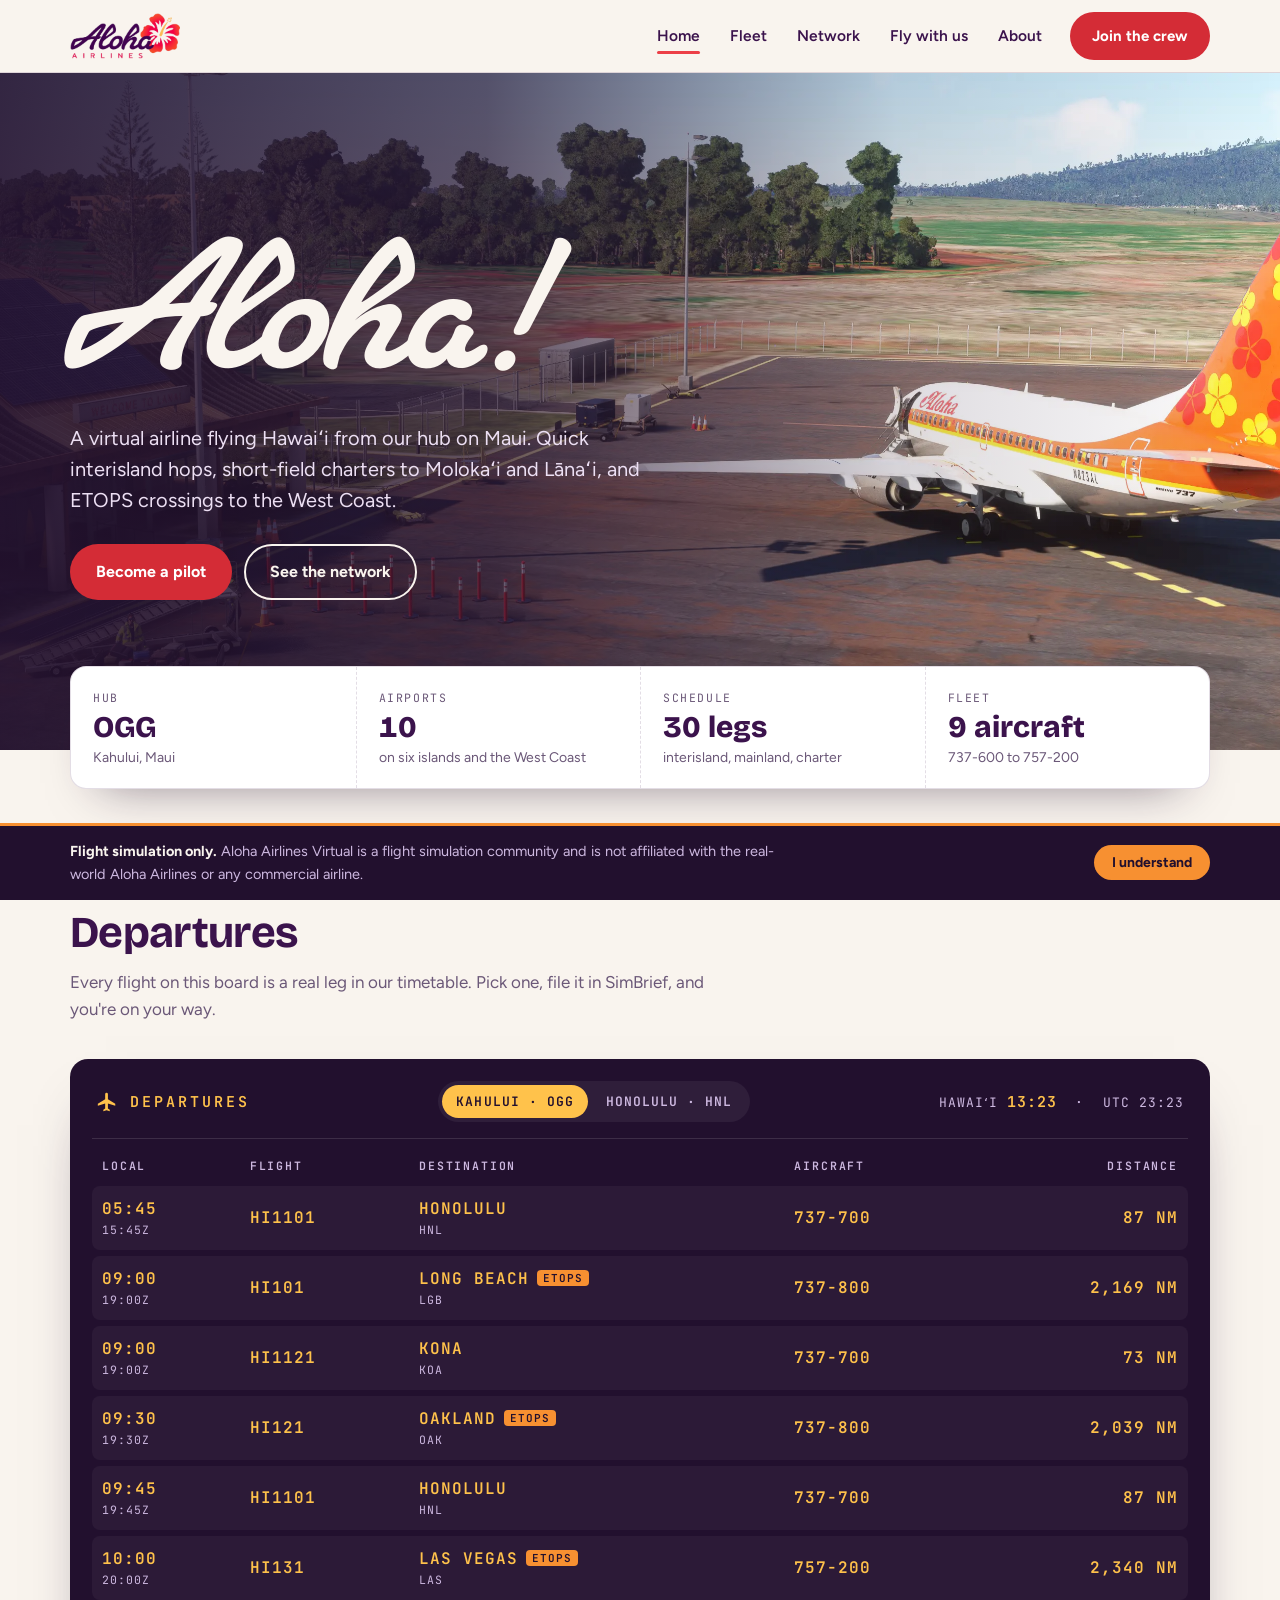
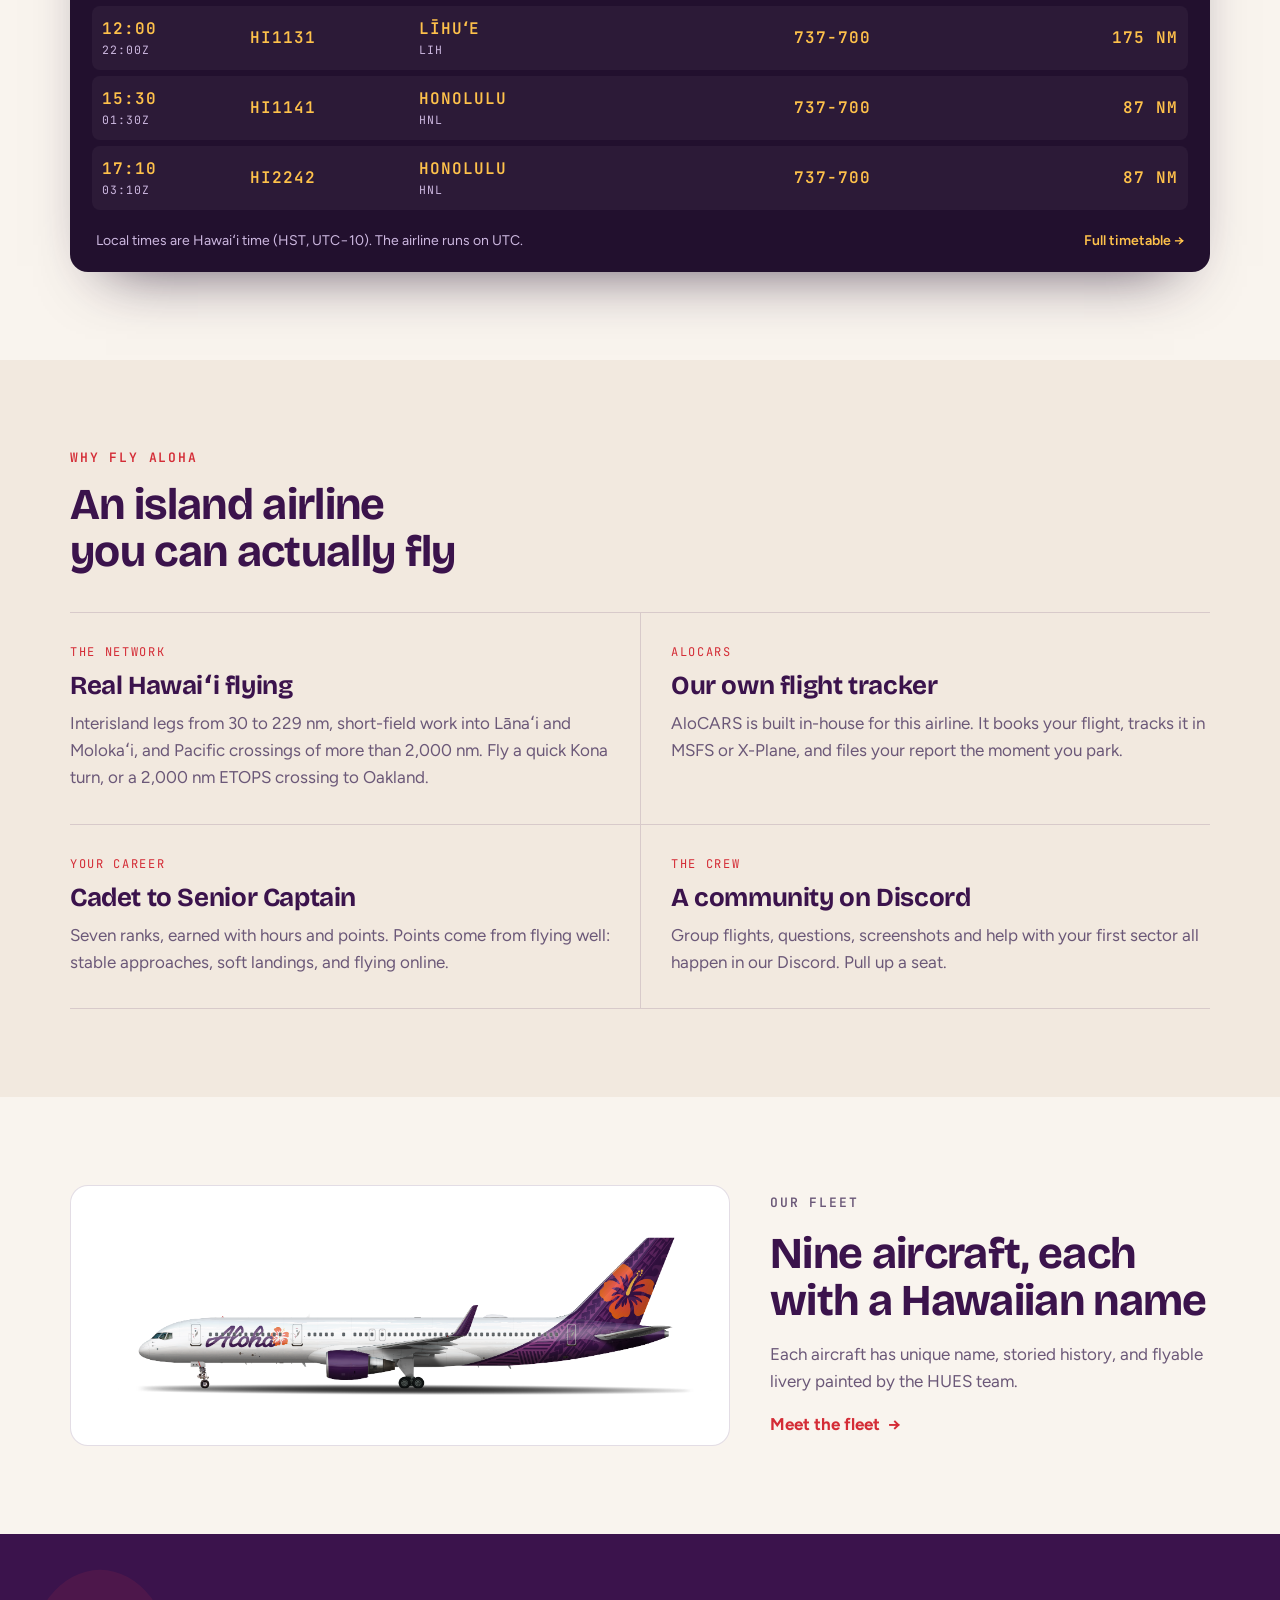
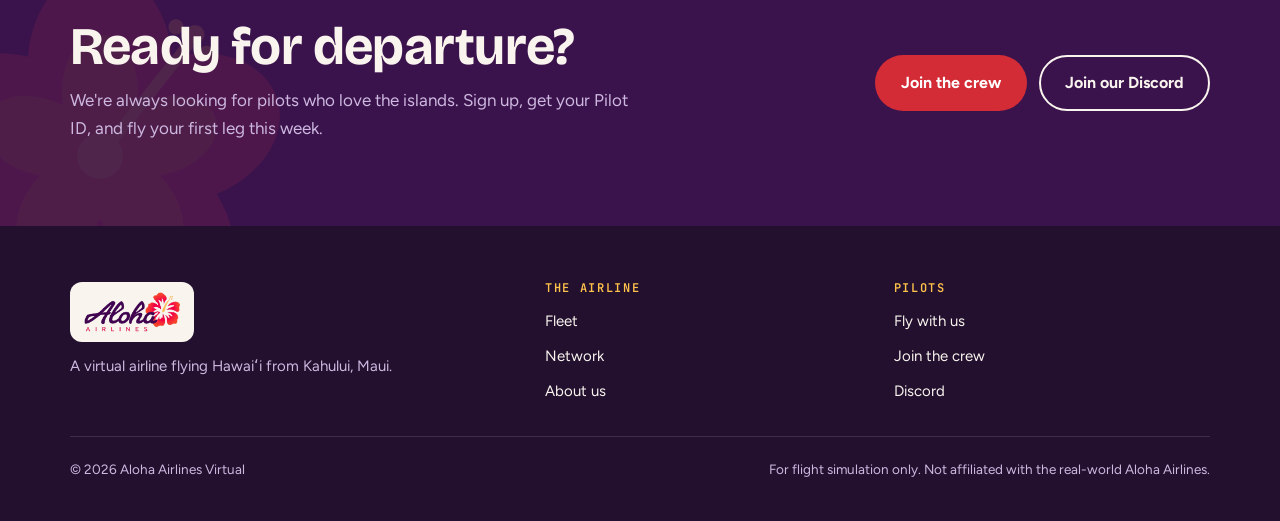
<file: index.html>
<!DOCTYPE html><html lang="en"><head><meta charset="utf-8"><meta name=viewport content="width=device-width,initial-scale=1,viewport-fit=cover"><style>:root{color-scheme:light;box-sizing:border-box;padding-top:env(safe-area-inset-top,0px);padding-bottom:env(safe-area-inset-bottom,0px)}html{scroll-padding-top:env(safe-area-inset-top,0px)}body{margin:0;padding:0;font:14px -apple-system,BlinkMacSystemFont,sans-serif;background:#fff;color:#000}img{max-width:100%}[hidden]:not([hidden=until-found i]){display:none!important}</style>
<title>Aloha Airlines Virtual</title>
<meta name="darkreader-lock">
<meta name="theme-color" content="#3b134c">
<link rel="icon" type="image/x-icon" href="Favicon.ico">
<meta name="description" content="Aloha Airlines Virtual: a virtual airline flying Hawaiʻi from our hub on Maui.">
<link rel="preconnect" href="https://fonts.googleapis.com">
<link rel="preconnect" href="https://fonts.gstatic.com" crossorigin>
<link rel="stylesheet" href="https://fonts.googleapis.com/css2?family=Bricolage+Grotesque:opsz,wght@12..96,500..800&family=Figtree:ital,wght@0,400..700;1,400&family=JetBrains+Mono:wght@400;600&display=swap">
<style>
/* Layout: the airline's own site, told through its working documents: a photo hero, a departures board, timetable and fleet sheets. One committed light look (sand ground, deep plum bands). */
:root {
  --night: #22102e;        /* deepest plum: board, maps, footer */
  --plum: #3b134c;         /* brand ink */
  --plum-soft: #5b2d74;
  --lilac: #cdb8e0;        /* muted text on dark */
  --hibiscus: #ec3f47;     /* brand red, graphics */
  --hibiscus-deep: #d42c36;/* buttons and small red text */
  --sunset: #f79031;       /* brand orange */
  --plumeria: #ffc24b;     /* board lettering */
  --sand: #f9f4ee;         /* page ground */
  --sand-2: #f2e9df;       /* alternate band */
  --paper: #ffffff;
  --muted: #6b5878;
  --line: rgba(59, 19, 76, .14);
  --line-dark: rgba(255, 255, 255, .12);

  --display: "Bricolage Grotesque", "Segoe UI", system-ui, sans-serif;
  --body: "Figtree", "Segoe UI", system-ui, sans-serif;
  --mono: "JetBrains Mono", ui-monospace, "Cascadia Mono", Consolas, monospace;

  --wrap: 1180px;
  --gutter: max(20px, env(safe-area-inset-left, 0px));
  --gutter-r: max(20px, env(safe-area-inset-right, 0px));
  color-scheme: light;
}
* { box-sizing: border-box; }
html { scroll-behavior: smooth; }
@media (prefers-reduced-motion: reduce) { html { scroll-behavior: auto; } *, *::before, *::after { animation: none !important; transition: none !important; } }
body { margin: 0; background: var(--sand); color: var(--plum); font-family: var(--body); font-size: 17px; line-height: 1.6; -webkit-font-smoothing: antialiased; }
h1, h2, h3, h4 { font-family: var(--display); line-height: 1.08; margin: 0; text-wrap: balance; letter-spacing: -.015em; }
p { margin: 0; }
a { color: inherit; }
img { max-width: 100%; display: block; }
:focus-visible { outline: 3px solid var(--sunset); outline-offset: 3px; border-radius: 4px; }

.wrap { max-width: var(--wrap); margin-inline: auto; padding-left: var(--gutter); padding-right: var(--gutter-r); }
.eyebrow { font-family: var(--mono); font-size: 13px; font-weight: 600; letter-spacing: .14em; text-transform: uppercase; color: var(--hibiscus-deep); }
.lede { font-size: 20px; line-height: 1.55; color: var(--muted); max-width: 62ch; }

/* buttons */
.btn { display: inline-flex; align-items: center; gap: 10px; padding: 13px 24px; border-radius: 999px; font-family: var(--body); font-weight: 700; font-size: 16px; text-decoration: none; border: 2px solid transparent; cursor: pointer; transition: transform .15s ease, background-color .15s ease, color .15s ease, border-color .15s ease; }
.btn:hover { transform: translateY(-2px); }
.btn-primary { background: var(--hibiscus-deep); color: var(--paper); }
.btn-primary:hover { background: var(--plum); }
.btn-ghost { border-color: currentColor; color: var(--sand); background: transparent; }
.btn-ghost:hover { background: var(--sand); color: var(--plum); border-color: var(--sand); }
.btn-outline { border-color: var(--plum); color: var(--plum); background: transparent; }
.btn-outline:hover { background: var(--plum); color: var(--sand); }
.arrow-link { font-weight: 700; color: var(--hibiscus-deep); text-decoration: none; display: inline-flex; gap: 8px; align-items: center; }
.arrow-link:hover { color: var(--plum); }
.arrow-link span { transition: transform .15s; }
.arrow-link:hover span { transform: translateX(4px); }

/* header */
body::before { content: ""; position: fixed; inset: 0 0 auto; height: env(safe-area-inset-top, 0px); z-index: 60; background: var(--sand); }
.site-head { position: sticky; top: env(safe-area-inset-top, 0px); z-index: 50; background: rgba(249, 244, 238, .94); backdrop-filter: blur(10px); border-bottom: 1px solid var(--line); }
.head-row { display: flex; align-items: center; justify-content: space-between; gap: 20px; min-height: 72px; }
.brand img { height: 46px; width: auto; }
.site-nav { display: flex; align-items: center; gap: 6px; }
.site-nav a:not(.btn) { text-decoration: none; font-weight: 600; font-size: 15.5px; padding: 8px 12px; border-radius: 8px; color: var(--plum); position: relative; }
.site-nav a:not(.btn):hover { background: var(--sand-2); }
.site-nav a[aria-current="page"]::after { content: ""; position: absolute; left: 12px; right: 12px; bottom: 2px; height: 3px; border-radius: 2px; background: var(--hibiscus); }
.site-nav .btn { margin-left: 10px; padding: 10px 20px; font-size: 15px; }
.menu-btn { display: none; font: 600 15px var(--body); color: var(--plum); background: var(--paper); border: 1px solid var(--line); border-radius: 999px; padding: 9px 16px; cursor: pointer; }
@media (max-width: 900px) {
  .menu-btn { display: inline-flex; }
  .site-nav { display: none; position: absolute; top: 100%; left: 0; right: 0; flex-direction: column; align-items: stretch; gap: 2px; background: var(--sand); border-bottom: 1px solid var(--line); padding: 10px var(--gutter-r) 18px var(--gutter); box-shadow: 0 18px 30px -20px rgba(34, 16, 46, .5); }
  .site-nav.open { display: flex; }
  .site-nav a:not(.btn) { padding: 12px 10px; font-size: 17px; }
  .site-nav a[aria-current="page"]::after { left: 10px; right: auto; width: 28px; bottom: 6px; }
  .site-nav .btn { margin: 10px 0 0; justify-content: center; }
}

/* page header used by inner pages */
.page-head { background: var(--plum); color: var(--sand); position: relative; overflow: hidden; }
.page-head .wrap { padding-block: 64px 56px; position: relative; z-index: 1; display: grid; gap: 14px; }
.page-head .eyebrow { color: var(--plumeria); }
.page-head h1 { font-size: clamp(2.3rem, 5vw, 3.6rem); max-width: 20ch; }
.page-head p.lede { color: var(--lilac); }
.page-head .flower { position: absolute; right: -60px; top: -40px; width: 340px; opacity: .14; z-index: 0; }
@media (max-width: 640px) { .page-head .flower { width: 220px; right: -70px; top: -30px; } }

section.band { padding-block: 88px; }
section.band.alt { background: var(--sand-2); }
.sec-head { display: grid; gap: 12px; margin-bottom: 36px; }
.sec-head h2 { font-size: clamp(2rem, 4vw, 2.75rem); max-width: 22ch; }
.sec-head p:not(.eyebrow) { color: var(--muted); max-width: 62ch; }
@media (max-width: 640px) { section.band { padding-block: 64px; } }

/* HOME: hero */
.hero { position: relative; color: var(--sand); isolation: isolate; background: var(--night); }
.hero-img { position: absolute; inset: 0; width: 100%; height: 100%; object-fit: cover; object-position: 72% 55%; z-index: -2; }
.hero::after { content: ""; position: absolute; inset: 0; z-index: -1; background: linear-gradient(90deg, rgba(34, 16, 46, .9) 0%, rgba(34, 16, 46, .7) 38%, rgba(34, 16, 46, .15) 70%, rgba(34, 16, 46, 0) 100%); }
.hero .wrap { padding-block: 104px 150px; display: grid; gap: 22px; }
.hero .eyebrow { color: var(--plumeria); }
@font-face { font-family: "Florida Vibes"; src: url("FloridaVibes.otf") format("opentype"); font-weight: 400; font-style: normal; font-display: swap; }
.hero h1 { font-family: "Florida Vibes", var(--display); font-size: clamp(6.5rem, 20vw, 14rem); font-weight: 400; max-width: none; line-height: 1; letter-spacing: 0; }
.hero p.lede { color: #ecdff3; font-size: 20px; max-width: 46ch; }
.actions { display: flex; flex-wrap: wrap; gap: 12px; margin-top: 6px; }
@media (max-width: 720px) {
  .hero::after { background: linear-gradient(180deg, rgba(34, 16, 46, .78) 0%, rgba(34, 16, 46, .82) 60%, rgba(34, 16, 46, .92) 100%); }
  .hero .wrap { padding-block: 64px 130px; }
}

/* HOME: facts strip */
.facts-wrap { margin-top: -84px; position: relative; z-index: 2; }
.facts { display: grid; grid-template-columns: repeat(4, minmax(0, 1fr)); background: var(--paper); border-radius: 16px; box-shadow: 0 24px 50px -30px rgba(34, 16, 46, .55); border: 1px solid var(--line); }
.fact { padding: 22px 22px 20px; display: grid; gap: 4px; align-content: start; }
.fact + .fact { border-left: 1px dashed var(--line); }
.fact-k { font-family: var(--mono); font-size: 11.5px; letter-spacing: .14em; text-transform: uppercase; color: var(--muted); }
.fact-v { font-family: var(--display); font-weight: 800; font-size: 30px; line-height: 1.1; color: var(--plum); font-variant-numeric: tabular-nums; }
.fact-s { font-size: 14px; color: var(--muted); line-height: 1.4; }
@media (max-width: 980px) {
  .facts { grid-template-columns: repeat(2, minmax(0, 1fr)); }
  .fact + .fact { border-left: 0; }
  .fact { border-top: 1px dashed var(--line); }
  .fact:nth-child(-n+2) { border-top: 0; }
  .fact:nth-child(even) { border-left: 1px dashed var(--line); }
}

/* HOME: departures board */
.board { background: var(--night); color: var(--plumeria); border-radius: 18px; padding: 22px 22px 18px; box-shadow: 0 30px 60px -36px rgba(34, 16, 46, .8); }
.board-top { display: flex; flex-wrap: wrap; align-items: center; justify-content: space-between; gap: 14px; padding: 0 4px 16px; border-bottom: 1px solid var(--line-dark); }
.board-title { font-family: var(--mono); font-weight: 600; letter-spacing: .2em; font-size: 15px; display: flex; align-items: center; gap: 12px; }
.board-title svg { width: 22px; height: 22px; fill: var(--plumeria); }
.board-tabs { display: inline-flex; background: rgba(255, 255, 255, .06); border-radius: 999px; padding: 4px; gap: 4px; }
.board-tabs button { font: 600 13px var(--mono); letter-spacing: .08em; color: var(--lilac); background: transparent; border: 0; border-radius: 999px; padding: 8px 14px; cursor: pointer; }
.board-tabs button[aria-selected="true"] { background: var(--plumeria); color: var(--night); }
.board-clock { font-family: var(--mono); font-size: 13px; color: var(--lilac); letter-spacing: .08em; font-variant-numeric: tabular-nums; }
.board-clock b { color: var(--plumeria); font-weight: 600; font-size: 15px; }
.board-scroll { overflow-x: auto; }
.board table { width: 100%; border-collapse: separate; border-spacing: 0 6px; font-family: var(--mono); min-width: 620px; }
.board th { text-align: left; font-size: 11.5px; font-weight: 600; letter-spacing: .16em; color: var(--lilac); padding: 12px 10px 4px; text-transform: uppercase; }
.board td { padding: 10px; background: rgba(255, 255, 255, .045); font-size: 16px; font-weight: 600; letter-spacing: .06em; white-space: nowrap; font-variant-numeric: tabular-nums; }
.board td:first-child { border-radius: 8px 0 0 8px; }
.board td:last-child { border-radius: 0 8px 8px 0; }
.board td small { display: block; font-size: 11.5px; color: var(--lilac); font-weight: 400; letter-spacing: .08em; }
.board td.num, .board th.num { text-align: right; }
.board .etops { color: var(--night); background: var(--sunset); border-radius: 4px; padding: 1px 6px; font-size: 11px; margin-left: 8px; letter-spacing: .1em; vertical-align: 2px; }
.board-foot { display: flex; flex-wrap: wrap; justify-content: space-between; gap: 12px; padding: 14px 4px 2px; font-size: 14px; color: var(--lilac); }
.board-foot a { color: var(--plumeria); font-weight: 600; text-decoration: none; }
.board-foot a:hover { text-decoration: underline; }

/* HOME: reasons */
.reasons { display: grid; grid-template-columns: repeat(2, minmax(0, 1fr)); gap: 0; border-top: 1px solid var(--line); }
.reason { padding: 30px 30px 32px 0; display: grid; gap: 10px; border-bottom: 1px solid var(--line); align-content: start; }
.reason:nth-child(even) { padding-left: 30px; padding-right: 0; border-left: 1px solid var(--line); }
.reason .tag { font-family: var(--mono); font-size: 12px; letter-spacing: .14em; text-transform: uppercase; color: var(--hibiscus-deep); }
.reason h3 { font-size: 26px; }
.reason p { color: var(--muted); max-width: 52ch; }
@media (max-width: 760px) { .reasons { grid-template-columns: 1fr; } .reason, .reason:nth-child(even) { padding: 26px 0; border-left: 0; } }

/* HOME: fleet teaser */
.teaser { display: grid; grid-template-columns: minmax(0, 1.5fr) minmax(0, 1fr); gap: 40px; align-items: center; }
.teaser-img { background: var(--paper); border-radius: 18px; border: 1px solid var(--line); padding: 10px; }
.teaser-copy { display: grid; gap: 16px; }
.teaser-copy h2 { font-size: clamp(2rem, 4vw, 2.75rem); }
.teaser-copy p { color: var(--muted); }
@media (max-width: 860px) { .teaser { grid-template-columns: 1fr; gap: 24px; } }

/* CTA band */
.cta { background: var(--plum); color: var(--sand); position: relative; overflow: hidden; }
.cta .wrap { padding-block: 84px; display: grid; grid-template-columns: minmax(0, 1fr) auto; gap: 30px; align-items: center; position: relative; z-index: 1; }
.cta h2 { font-size: clamp(2.2rem, 4.6vw, 3.3rem); max-width: 16ch; }
.cta p { color: var(--lilac); margin-top: 12px; max-width: 52ch; }
.cta .flower { position: absolute; left: -90px; bottom: -120px; width: 380px; opacity: .1; }
@media (max-width: 760px) { .cta .wrap { grid-template-columns: 1fr; padding-block: 64px; } }

/* FLEET */
.fleet-list { display: grid; gap: 28px; }
.ac { display: grid; grid-template-columns: minmax(0, 1.35fr) minmax(0, 1fr); background: var(--paper); border: 1px solid var(--line); border-radius: 20px; overflow: hidden; }
.ac-visual { background: var(--paper); display: grid; place-items: center; padding: 20px; min-height: 260px; border-right: 1px solid var(--line); }
.ac-visual { position: relative; }
.livery-tag { position: absolute; left: 16px; top: 14px; font: 600 11.5px var(--mono); letter-spacing: .12em; text-transform: uppercase; color: var(--sand); background: var(--plum); border-radius: 999px; padding: 4px 10px; }
.ac-visual.art { background: var(--plum); position: relative; overflow: hidden; border-right: 0; }
.ac-visual.art .flower { position: absolute; right: -30px; bottom: -50px; width: 260px; opacity: .9; }
.ac-visual.art .big { position: relative; font-family: var(--display); font-weight: 800; font-size: clamp(3.4rem, 8vw, 5.6rem); color: var(--sand); letter-spacing: -.03em; line-height: 1; justify-self: start; align-self: end; }
.ac-visual.art .soon { position: absolute; left: 20px; top: 18px; font-family: var(--mono); font-size: 11.5px; letter-spacing: .14em; text-transform: uppercase; color: var(--lilac); }
.ac-body { padding: 28px 30px 30px; display: grid; gap: 16px; align-content: start; }
.ac-body h2 { font-size: 34px; }
.ac-role { font-family: var(--mono); font-size: 12.5px; letter-spacing: .14em; text-transform: uppercase; color: var(--hibiscus-deep); }
.ac-body p { color: var(--muted); }
.specs { display: grid; grid-template-columns: repeat(3, minmax(0, 1fr)); gap: 0; border: 1px solid var(--line); border-radius: 12px; margin: 0; }
.specs div { padding: 10px 14px; }
.specs div + div { border-left: 1px solid var(--line); }
.specs dt { font-family: var(--mono); font-size: 11px; letter-spacing: .12em; text-transform: uppercase; color: var(--muted); }
.specs dd { margin: 0; font-family: var(--display); font-weight: 700; font-size: 22px; font-variant-numeric: tabular-nums; }
.specs dd small { font-family: var(--body); font-weight: 500; font-size: 13px; color: var(--muted); }
.tails { display: grid; gap: 0; margin: 0; padding: 0; list-style: none; border-top: 1px solid var(--line); }
.tails li { display: grid; grid-template-columns: 84px minmax(0, 1fr); gap: 12px; padding: 10px 0; border-bottom: 1px solid var(--line); align-items: baseline; }
.tails .reg { font-family: var(--mono); font-weight: 600; font-size: 14px; color: var(--plum); }
.tails .nm { font-family: var(--display); font-weight: 700; font-size: 18px; }
.tails .nm small { display: block; font-family: var(--body); font-weight: 400; font-size: 13.5px; color: var(--muted); letter-spacing: 0; }
.ac-routes { font-size: 14.5px; color: var(--muted); }
.ac-routes b { color: var(--plum); font-family: var(--mono); font-weight: 600; font-size: 13px; letter-spacing: .04em; }
@media (max-width: 920px) { .ac { grid-template-columns: 1fr; } .ac-visual { border-right: 0; border-bottom: 1px solid var(--line); min-height: 200px; } }
@media (max-width: 480px) { .specs { grid-template-columns: 1fr; } .specs div + div { border-left: 0; border-top: 1px solid var(--line); } .ac-body { padding: 22px 20px 24px; } }
.naming { display: grid; grid-template-columns: repeat(2, minmax(0, 1fr)); gap: 24px; }
.naming div { background: var(--paper); border: 1px solid var(--line); border-radius: 16px; padding: 24px; display: grid; gap: 8px; }
.naming h3 { font-size: 22px; }
.naming p { color: var(--muted); }
@media (max-width: 760px) { .naming { grid-template-columns: 1fr; } }

/* NETWORK */
.maps { display: grid; grid-template-columns: minmax(0, 1fr) minmax(0, 1fr); gap: 24px; }
.map-card { background: var(--night); border-radius: 18px; padding: 20px 20px 16px; color: var(--sand); display: grid; gap: 12px; align-content: start; }
.map-card h3 { font-size: 22px; }
.map-card .sub { font-size: 14px; color: var(--lilac); }
.map-card svg { width: 100%; height: auto; display: block; }
.legend { display: flex; flex-wrap: wrap; gap: 8px 18px; font-size: 13px; color: var(--lilac); padding-top: 10px; border-top: 1px solid var(--line-dark); }
.legend span { display: inline-flex; align-items: center; gap: 8px; }
.legend i { display: inline-block; width: 26px; height: 0; border-top: 3px solid; }
.lg-sched { border-color: var(--sunset) !important; }
.lg-charter { border-color: var(--plumeria) !important; border-top-style: dashed !important; }
.lg-train { border-color: var(--lilac) !important; border-top-style: dotted !important; }
.lg-main { border-color: var(--hibiscus) !important; border-top-style: dashed !important; }
.lg-dot { width: 10px !important; height: 10px !important; border: 2px solid var(--lilac) !important; border-radius: 50%; }
@media (max-width: 900px) { .maps { grid-template-columns: 1fr; } }

/* map svg classes */
.m-sea { fill: var(--night); }
.m-land { fill: #3a1f4b; stroke: #573574; stroke-width: 1; }
.m-isle { fill: #44245a; stroke: #6a4387; stroke-width: 1; }
.m-r-sched { stroke: var(--sunset); stroke-width: 2.4; fill: none; stroke-linecap: round; }
.m-r-charter { stroke: var(--plumeria); stroke-width: 2; fill: none; stroke-dasharray: 6 5; }
.m-r-train { stroke: var(--lilac); stroke-width: 1.8; fill: none; stroke-dasharray: 1.5 5; stroke-linecap: round; opacity: .85; }
.m-r-main { stroke: var(--hibiscus); stroke-width: 2.6; fill: none; stroke-dasharray: 8 7; animation: dash 40s linear infinite; }
@keyframes dash { to { stroke-dashoffset: -600; } }
.m-dot { fill: var(--hibiscus); stroke: var(--sand); stroke-width: 2; }
.m-hub { fill: var(--plumeria); stroke: var(--sand); stroke-width: 2.5; }
.m-alt { fill: var(--night); stroke: var(--lilac); stroke-width: 2; }
.m-small { fill: var(--lilac); }
.m-lbl { fill: var(--sand); font: 600 13px var(--body); }
.m-lbl-code { fill: var(--plumeria); font: 600 11.5px var(--mono); letter-spacing: .06em; }
.m-lbl-sub { fill: var(--lilac); font: 400 11.5px var(--body); }
.m-ocean { fill: #6a4c80; font: italic 400 13px var(--body); letter-spacing: .3em; }

.tt-tools { display: flex; flex-wrap: wrap; gap: 8px; margin-bottom: 16px; }
.chip { font: 600 14px var(--body); color: var(--plum); background: var(--paper); border: 1px solid var(--line); border-radius: 999px; padding: 8px 14px; cursor: pointer; display: inline-flex; gap: 8px; align-items: center; }
.chip b { font-family: var(--mono); font-size: 12px; color: var(--muted); font-weight: 600; }
.chip[aria-pressed="true"] { background: var(--plum); color: var(--sand); border-color: var(--plum); }
.chip[aria-pressed="true"] b { color: var(--plumeria); }
.table-scroll { overflow-x: auto; background: var(--paper); border: 1px solid var(--line); border-radius: 16px; }
.tt { width: 100%; border-collapse: collapse; min-width: 760px; font-variant-numeric: tabular-nums; }
.tt th { text-align: left; font-family: var(--mono); font-size: 11.5px; letter-spacing: .12em; text-transform: uppercase; color: var(--muted); font-weight: 600; padding: 14px 16px; border-bottom: 1px solid var(--line); background: var(--sand); position: sticky; top: 0; }
.tt td { padding: 12px 16px; border-bottom: 1px solid var(--line); vertical-align: top; font-size: 15.5px; }
.tt tr:last-child td { border-bottom: 0; }
.tt tbody tr:hover td { background: #fcf8f3; }
.tt .fn { font-family: var(--mono); font-weight: 600; font-size: 15px; }
.tt .code { font-family: var(--mono); font-weight: 600; font-size: 15px; }
.tt small { display: block; color: var(--muted); font-size: 13px; }
.tt .num { text-align: right; }
.kind { display: inline-block; margin-top: 4px; font: 600 10.5px var(--mono); letter-spacing: .1em; text-transform: uppercase; padding: 2px 7px; border-radius: 4px; }
.k-interisland { background: #fde7d3; color: #9a4a06; }
.k-mainland { background: #fbdadc; color: #a3141d; }
.k-charter { background: #fff1cc; color: #7c5a00; }
.k-training { background: #ece3f3; color: #5b2d74; }
.tt-note { font-size: 14px; color: var(--muted); margin-top: 14px; max-width: 80ch; }

/* FLY */
.needs { display: grid; grid-template-columns: repeat(4, minmax(0, 1fr)); gap: 16px; }
.need { background: var(--paper); border: 1px solid var(--line); border-radius: 16px; padding: 20px; display: grid; gap: 6px; align-content: start; }
.need .k { font-family: var(--mono); font-size: 11.5px; letter-spacing: .12em; text-transform: uppercase; color: var(--hibiscus-deep); }
.need h3 { font-size: 20px; }
.need p { font-size: 15px; color: var(--muted); }
@media (max-width: 980px) { .needs { grid-template-columns: repeat(2, minmax(0, 1fr)); } }
@media (max-width: 520px) { .needs { grid-template-columns: 1fr; } }

.steps { list-style: none; margin: 0; padding: 0; display: grid; grid-template-columns: repeat(5, minmax(0, 1fr)); gap: 0; counter-reset: step; position: relative; }
.steps li { counter-increment: step; padding: 0 18px 0 0; display: grid; gap: 8px; align-content: start; position: relative; }
.steps li::before { content: counter(step); font-family: var(--display); font-weight: 800; font-size: 20px; width: 46px; height: 46px; display: grid; place-items: center; border-radius: 50%; background: var(--plum); color: var(--sand); position: relative; z-index: 1; }
.steps li::after { content: ""; position: absolute; top: 23px; left: 46px; right: 0; border-top: 2px dashed var(--line); }
.steps li:last-child::after { display: none; }
.steps h3 { font-size: 20px; margin-top: 8px; }
.steps p { font-size: 15px; color: var(--muted); }
@media (max-width: 900px) {
  .steps { grid-template-columns: 1fr; gap: 22px; }
  .steps li { grid-template-columns: 46px minmax(0, 1fr); column-gap: 16px; padding: 0; }
  .steps li::before { grid-row: span 2; }
  .steps li::after { top: 46px; bottom: -22px; left: 22px; right: auto; border-top: 0; border-left: 2px dashed var(--line); }
  .steps h3 { margin-top: 10px; }
}

.ladder { display: grid; gap: 8px; }
.rung { display: grid; grid-template-columns: 210px minmax(0, 1fr) 150px; gap: 16px; align-items: center; padding: 10px 0; border-bottom: 1px solid var(--line); }
.rung:last-child { border-bottom: 0; }
.rung .rk { font-family: var(--display); font-weight: 700; font-size: 19px; }
.rung .rk small { font-family: var(--mono); font-weight: 600; font-size: 11.5px; color: var(--muted); letter-spacing: .08em; margin-left: 8px; }
.rung .bar { height: 12px; background: var(--sand-2); border-radius: 999px; overflow: hidden; }
.rung .bar i { display: block; height: 100%; border-radius: 999px; background: linear-gradient(90deg, var(--sunset), var(--hibiscus)); min-width: 4px; }
.rung .req { font-family: var(--mono); font-size: 13.5px; text-align: right; font-variant-numeric: tabular-nums; }
.rung .req small { display: block; color: var(--muted); font-size: 12px; }
.ladder-scale { display: grid; grid-template-columns: 210px minmax(0, 1fr) 150px; gap: 16px; font-family: var(--mono); font-size: 11.5px; color: var(--muted); }
.ladder-scale div { display: flex; justify-content: space-between; }
@media (max-width: 700px) {
  .rung, .ladder-scale { grid-template-columns: minmax(0, 1fr) auto; }
  .rung .bar, .ladder-scale div { grid-column: 1 / -1; grid-row: 2; }
  .ladder-scale > span { display: none; }
}

.scoring { display: grid; grid-template-columns: repeat(3, minmax(0, 1fr)); gap: 20px; }
.score-card { background: var(--paper); border: 1px solid var(--line); border-radius: 16px; padding: 22px 22px 14px; display: grid; gap: 4px; align-content: start; }
.score-card h3 { font-size: 21px; margin-bottom: 6px; }
.score-card ul { list-style: none; margin: 0; padding: 0; }
.score-card li { display: grid; grid-template-columns: minmax(0, 1fr) auto; gap: 12px; padding: 10px 0; border-top: 1px solid var(--line); font-size: 15px; align-items: baseline; }
.score-card li small { display: block; color: var(--muted); font-size: 13px; }
.pts { font-family: var(--mono); font-weight: 600; font-size: 14px; font-variant-numeric: tabular-nums; }
.pts.plus { color: #1d7a45; }
.pts.minus { color: var(--hibiscus-deep); }
.pts.flag { color: var(--plum-soft); font-size: 11.5px; letter-spacing: .1em; }
.score-example { margin-top: 20px; background: var(--plum); color: var(--sand); border-radius: 16px; padding: 22px 24px; display: grid; grid-template-columns: minmax(0, 1fr) auto; gap: 16px; align-items: center; }
.score-example p { color: var(--lilac); font-size: 15px; }
.score-example strong { color: var(--sand); }
.score-example .total { font-family: var(--display); font-weight: 800; font-size: 44px; color: var(--plumeria); line-height: 1; text-align: right; }
.score-example .total small { display: block; font-family: var(--mono); font-size: 11.5px; font-weight: 600; letter-spacing: .12em; color: var(--lilac); }
@media (max-width: 960px) { .scoring { grid-template-columns: 1fr; } }
@media (max-width: 520px) { .score-example { grid-template-columns: 1fr; } .score-example .total { text-align: left; } }

.acars { background: var(--night); color: var(--sand); border-radius: 22px; padding: 40px; display: grid; grid-template-columns: minmax(0, 1fr) minmax(0, 1.2fr); gap: 40px; }
.acars .eyebrow { color: var(--plumeria); }
.acars h2 { font-size: clamp(2rem, 4vw, 2.6rem); margin-top: 10px; }
.acars p { color: var(--lilac); margin-top: 14px; }
.acars ul { list-style: none; margin: 0; padding: 0; display: grid; grid-template-columns: repeat(2, minmax(0, 1fr)); gap: 0 24px; }
.acars li { padding: 14px 0; border-top: 1px solid var(--line-dark); display: grid; gap: 2px; }
.acars li b { font-family: var(--display); font-size: 18px; color: var(--sand); }
.acars li span { font-size: 14.5px; color: var(--lilac); }
.acars-shot { grid-column: 1 / -1; margin: 8px 0 0; }
.acars-shot .frame { background: #120818; border: 1px solid var(--line-dark); border-radius: 14px; overflow: hidden; box-shadow: 0 30px 60px -30px rgba(0, 0, 0, .8); }
.acars-shot .bar { display: flex; align-items: center; gap: 7px; padding: 10px 14px; border-bottom: 1px solid var(--line-dark); }
.acars-shot .bar i { width: 10px; height: 10px; border-radius: 50%; background: rgba(255, 255, 255, .18); }
.acars-shot .bar span { margin-left: 8px; font: 600 12px var(--mono); letter-spacing: .08em; color: var(--lilac); }
.acars-shot img { width: 100%; height: auto; display: block; }
.acars-shot figcaption { margin-top: 12px; font-size: 14px; color: var(--lilac); }
@media (max-width: 900px) { .acars { grid-template-columns: 1fr; padding: 28px 22px; gap: 24px; } }
@media (max-width: 560px) { .acars ul { grid-template-columns: 1fr; } }

.faq { display: grid; gap: 10px; max-width: 860px; }
.faq details { background: var(--paper); border: 1px solid var(--line); border-radius: 14px; padding: 0 22px; }
.faq summary { cursor: pointer; font-family: var(--display); font-weight: 700; font-size: 19px; padding: 18px 0; list-style: none; display: flex; justify-content: space-between; gap: 16px; }
.faq summary::-webkit-details-marker { display: none; }
.faq summary::after { content: "+"; font-family: var(--mono); color: var(--hibiscus-deep); font-size: 22px; line-height: 1; }
.faq details[open] summary::after { content: "−"; }
.faq details p { padding: 0 0 18px; color: var(--muted); max-width: 70ch; }

/* ABOUT */
.about-grid { display: grid; grid-template-columns: minmax(0, 1.3fr) minmax(0, 1fr); gap: 48px; align-items: start; }
.prose { display: grid; gap: 18px; font-size: 18px; max-width: 64ch; }
.prose h2 { font-size: 30px; margin-top: 12px; }
.prose p { color: #4f3a5e; }
.side { display: grid; gap: 16px; }
.contact { background: var(--paper); border: 1px solid var(--line); border-radius: 16px; padding: 22px; display: grid; gap: 10px; }
.contact h3 { font-size: 20px; }
.contact p { color: var(--muted); font-size: 15px; }
.copy-row { display: flex; flex-wrap: wrap; gap: 10px; align-items: center; }
.copy-row code { font-family: var(--mono); font-size: 15px; background: var(--sand); padding: 8px 12px; border-radius: 8px; user-select: all; }
.copy-btn { font: 600 14px var(--body); background: var(--plum); color: var(--sand); border: 0; border-radius: 999px; padding: 8px 16px; cursor: pointer; }
.notice-card { background: var(--sand-2); border-radius: 16px; padding: 22px; display: grid; gap: 8px; border: 1px solid var(--line); }
.notice-card h3 { font-size: 18px; }
.notice-card p { font-size: 15px; color: var(--muted); }
@media (max-width: 860px) { .about-grid { grid-template-columns: 1fr; gap: 32px; } }

/* footer */
footer { background: var(--night); color: var(--lilac); }
footer .wrap { padding-block: 56px 40px; display: grid; gap: 32px; }
.foot-top { display: grid; grid-template-columns: minmax(0, 1.4fr) repeat(2, minmax(0, 1fr)); gap: 32px; }
.foot-brand { display: grid; gap: 12px; align-content: start; }
.foot-brand .logo-chip { background: var(--sand); border-radius: 12px; padding: 10px 14px; justify-self: start; }
.foot-brand .logo-chip img { height: 40px; width: auto; }
.foot-brand p { font-size: 15px; max-width: 40ch; }
footer h4 { font-family: var(--mono); font-size: 12px; letter-spacing: .14em; text-transform: uppercase; color: var(--plumeria); margin-bottom: 12px; font-weight: 600; }
footer ul { list-style: none; margin: 0; padding: 0; display: grid; gap: 8px; }
footer a { color: var(--sand); text-decoration: none; font-size: 15px; }
footer a:hover { color: var(--plumeria); text-decoration: underline; }
.foot-bottom { border-top: 1px solid var(--line-dark); padding-top: 22px; font-size: 13.5px; display: flex; flex-wrap: wrap; justify-content: space-between; gap: 12px; }
@media (max-width: 760px) { .foot-top { grid-template-columns: 1fr 1fr; } .foot-brand { grid-column: 1 / -1; } }

/* JOIN */
.btn-discord { background: #5865f2; color: #fff; }
.btn-discord:hover { box-shadow: 0 14px 28px -14px #5865f2; }
.btn-discord svg { width: 22px; height: 22px; fill: currentColor; flex: none; }
.j-hero { background: var(--plum); color: var(--sand); position: relative; overflow: hidden; }
.j-hero .flower { position: absolute; right: -80px; top: -70px; width: 380px; opacity: .13; pointer-events: none; }
.j-hero .wrap { display: grid; grid-template-columns: minmax(0, 1fr) minmax(0, 1fr); gap: 40px; align-items: center; padding-block: 64px 72px; position: relative; }
.j-hero .eyebrow { color: var(--plumeria); }
.j-hero h1 { font-size: clamp(2.5rem, 5.6vw, 4rem); font-weight: 800; margin: 14px 0 16px; }
.j-hero h1 em { font-style: normal; color: var(--plumeria); }
.j-hero .lede { color: #ecdff3; }
.j-ticket { background: var(--sand); color: var(--plum); border-radius: 20px; padding: 22px 24px 20px; box-shadow: 0 30px 60px -30px rgba(0, 0, 0, .6); transform: rotate(-1.5deg); }
.j-ticket img { margin: -6px -8px 10px; width: calc(100% + 16px); max-width: none; height: auto; aspect-ratio: auto; object-fit: contain; }
.j-ticket-row { display: grid; grid-template-columns: repeat(3, minmax(0, 1fr)); gap: 12px; border-top: 2px dashed var(--line); padding-top: 14px; }
.j-ticket-row span { display: block; font: 600 11px var(--mono); letter-spacing: .12em; text-transform: uppercase; color: var(--muted); }
.j-ticket-row b { font: 800 22px var(--display); }
.j-ticket-row b small { font: 500 13px var(--body); color: var(--muted); }
@media (max-width: 860px) { .j-hero .wrap { grid-template-columns: 1fr; padding-block: 48px 56px; } .j-art { max-width: 520px; } }
.j-strip { background: var(--paper); border-bottom: 1px solid var(--line); }
.j-strip .wrap { display: grid; grid-template-columns: repeat(4, minmax(0, 1fr)); }
.j-strip div { padding: 18px 18px 16px; display: grid; gap: 2px; }
.j-strip div + div { border-left: 1px dashed var(--line); }
.j-strip span { font: 600 11.5px var(--mono); letter-spacing: .12em; text-transform: uppercase; color: var(--muted); }
.j-strip b { font: 800 24px var(--display); }
@media (max-width: 720px) { .j-strip .wrap { grid-template-columns: 1fr 1fr; } .j-strip div:nth-child(3) { border-left: 0; } .j-strip div:nth-child(n+3) { border-top: 1px dashed var(--line); } }
.j-timeline { list-style: none; margin: 0; padding: 0; display: grid; }
.j-tl { display: grid; grid-template-columns: 64px minmax(0, 1fr); column-gap: 22px; position: relative; padding-bottom: 28px; }
.j-tl:last-child { padding-bottom: 0; }
.j-tl::before { content: ""; position: absolute; left: 31px; top: 64px; bottom: 0; border-left: 2px dashed var(--line); }
.j-tl:last-child::before { display: none; }
.j-tl .n { width: 64px; height: 64px; border-radius: 50%; display: grid; place-items: center; background: var(--plum); color: var(--sand); font: 800 26px var(--display); position: relative; z-index: 1; }
.j-tl:last-child .n { background: var(--hibiscus-deep); }
.j-card { background: var(--paper); border: 1px solid var(--line); border-radius: 18px; padding: 22px 24px; display: grid; grid-template-columns: minmax(0, 1.4fr) minmax(0, 1fr); gap: 24px; }
.j-card h3 { font-size: 24px; margin-bottom: 8px; }
.j-card p { color: var(--muted); }
.j-card p + p { margin-top: 10px; }
.j-card code { font: 600 14.5px var(--mono); background: var(--sand); color: var(--plum); padding: 2px 7px; border-radius: 6px; }
.j-card .btn { margin-top: 14px; }
.j-meta { display: grid; align-content: start; border: 1px solid var(--line); border-radius: 12px; overflow: hidden; }
.j-meta div { padding: 10px 14px; display: grid; gap: 2px; }
.j-meta div + div { border-top: 1px solid var(--line); }
.j-meta span { font: 600 11px var(--mono); letter-spacing: .12em; text-transform: uppercase; color: var(--muted); }
.j-meta b { font-weight: 600; font-size: 15.5px; }
@media (max-width: 760px) { .j-tl { grid-template-columns: 44px minmax(0, 1fr); column-gap: 14px; } .j-tl .n { width: 44px; height: 44px; font-size: 19px; } .j-tl::before { left: 21px; top: 44px; } .j-card { grid-template-columns: 1fr; padding: 20px; gap: 16px; } }
.j-lists { display: grid; grid-template-columns: repeat(2, minmax(0, 1fr)); gap: 24px; }
.j-list { background: var(--paper); border: 1px solid var(--line); border-radius: 18px; padding: 24px; }
.j-list h3 { font-size: 22px; margin-bottom: 14px; }
.j-list ul { list-style: none; margin: 0; padding: 0; }
.j-list li { display: grid; grid-template-columns: 28px minmax(0, 1fr); gap: 10px; padding: 11px 0; border-top: 1px solid var(--line); align-items: start; }
.j-list li svg { width: 22px; height: 22px; margin-top: 2px; }
.j-list li small { display: block; color: var(--muted); font-size: 14px; }
.j-opt { display: inline-block; margin-left: 6px; font: 600 10.5px var(--mono); letter-spacing: .1em; text-transform: uppercase; padding: 2px 7px; border-radius: 4px; background: #ece3f3; color: var(--plum-soft); vertical-align: 2px; }
@media (max-width: 760px) { .j-lists { grid-template-columns: 1fr; } }
.j-week { display: grid; grid-template-columns: repeat(3, minmax(0, 1fr)); gap: 20px; }
.j-week div { background: var(--paper); border: 1px solid var(--line); border-radius: 16px; padding: 22px; display: grid; gap: 8px; align-content: start; }
.j-week .k { font: 600 12px var(--mono); letter-spacing: .12em; text-transform: uppercase; color: var(--hibiscus-deep); }
.j-week h3 { font-size: 21px; }
.j-week p { color: var(--muted); font-size: 15.5px; }
@media (max-width: 860px) { .j-week { grid-template-columns: 1fr; } }
.faq details p a { color: var(--hibiscus-deep); font-weight: 600; }

/* first-visit notice */
.sim-notice { position: fixed; left: 0; right: 0; bottom: 0; z-index: 70; background: var(--night); color: var(--sand); border-top: 3px solid var(--sunset); padding-bottom: env(safe-area-inset-bottom, 0px); }
.sim-notice .wrap { display: flex; flex-wrap: wrap; align-items: center; justify-content: space-between; gap: 12px 20px; padding-block: 14px; }
.sim-notice p { font-size: 14.5px; color: var(--lilac); max-width: 80ch; }
.sim-notice strong { color: var(--sand); }
.sim-notice button { font: 700 14px var(--body); background: var(--sunset); color: var(--night); border: 0; border-radius: 999px; padding: 9px 18px; cursor: pointer; }
</style>

</head>
<body>
<svg width="0" height="0" style="position:absolute" aria-hidden="true">
  <defs>
    <symbol id="hibiscus" viewBox="-100 -100 200 200">
      <g fill="#ec3f47">
        <ellipse cx="0" cy="-48" rx="38" ry="50"/>
        <ellipse cx="0" cy="-48" rx="38" ry="50" transform="rotate(72)"/>
        <ellipse cx="0" cy="-48" rx="38" ry="50" transform="rotate(144)"/>
        <ellipse cx="0" cy="-48" rx="38" ry="50" transform="rotate(216)"/>
        <ellipse cx="0" cy="-48" rx="38" ry="50" transform="rotate(288)"/>
      </g>
      <g fill="#f79031" opacity=".85">
        <ellipse cx="0" cy="-34" rx="20" ry="30"/>
        <ellipse cx="0" cy="-34" rx="20" ry="30" transform="rotate(72)"/>
        <ellipse cx="0" cy="-34" rx="20" ry="30" transform="rotate(144)"/>
        <ellipse cx="0" cy="-34" rx="20" ry="30" transform="rotate(216)"/>
        <ellipse cx="0" cy="-34" rx="20" ry="30" transform="rotate(288)"/>
      </g>
      <circle r="12" fill="#ffc24b"/>
      <path d="M0 0 L46 -58" stroke="#ffc24b" stroke-width="6" stroke-linecap="round"/>
      <g fill="#ffc24b"><circle cx="50" cy="-64" r="5"/><circle cx="40" cy="-68" r="4"/><circle cx="56" cy="-54" r="4"/></g>
    </symbol>
    <symbol id="plane" viewBox="0 0 24 24"><path d="M21 16v-2l-8-5V3.5a1.5 1.5 0 0 0-3 0V9l-8 5v2l8-2.5V19l-2 1.5V22l3.5-1 3.5 1v-1.5L13 19v-5.5z"/></symbol>
  </defs>
</svg>

<header class="site-head">
  <div class="wrap head-row">
    <a class="brand" href="#home" aria-label="Aloha Airlines Virtual home"><img src="Logo.png" alt="Aloha Airlines" width="110" height="46"></a>
    <button class="menu-btn" id="menu-btn" aria-expanded="false" aria-controls="site-nav">Menu</button>
    <nav class="site-nav" id="site-nav" aria-label="Main">
      <a href="#home" data-nav="home">Home</a>
      <a href="#fleet" data-nav="fleet">Fleet</a>
      <a href="#network" data-nav="network">Network</a>
      <a href="#fly" data-nav="fly">Fly with us</a>
      <a href="#about" data-nav="about">About</a>
      <a class="btn btn-primary join-link" href="#join">Join the crew</a>
    </nav>
  </div>
</header>

<main>

<!-- ============ HOME ============ -->
<div class="view" data-view="home">
  <section class="hero">
    <img class="hero-img" src="main.webp" alt="An Aloha Boeing 737 in classic flower livery parked at the Lānaʻi terminal">
    <div class="wrap">
      <h1>Aloha!</h1>
      <p class="lede">A virtual airline flying Hawaiʻi from our hub on Maui. Quick interisland hops, short-field charters to Molokaʻi and Lānaʻi, and ETOPS crossings to the West Coast.</p>
      <div class="actions">
        <a class="btn btn-primary" href="#fly">Become a pilot</a>
        <a class="btn btn-ghost" href="#network">See the network</a>
      </div>
    </div>
  </section>

  <div class="wrap facts-wrap">
    <div class="facts">
      <div class="fact"><span class="fact-k">Hub</span><span class="fact-v">OGG</span><span class="fact-s">Kahului, Maui</span></div>
      <div class="fact"><span class="fact-k">Airports</span><span class="fact-v">10</span><span class="fact-s">on six islands and the West Coast</span></div>
      <div class="fact"><span class="fact-k">Schedule</span><span class="fact-v">30 legs</span><span class="fact-s">interisland, mainland, charter</span></div>
      <div class="fact"><span class="fact-k">Fleet</span><span class="fact-v">9 aircraft</span><span class="fact-s">737-600 to 757-200</span></div>
    </div>
  </div>

  <section class="band">
    <div class="wrap">
      <div class="sec-head">
        <p class="eyebrow">From the schedule</p>
        <h2>Departures</h2>
        <p>Every flight on this board is a real leg in our timetable. Pick one, file it in SimBrief, and you're on your way.</p>
      </div>
      <div class="board" id="board">
        <div class="board-top">
          <span class="board-title"><svg aria-hidden="true"><use href="#plane"/></svg>DEPARTURES</span>
          <div class="board-tabs" role="tablist" aria-label="Departure airport">
            <button role="tab" aria-selected="true" data-origin="PHOG" id="tab-ogg">KAHULUI · OGG</button>
            <button role="tab" aria-selected="false" data-origin="PHNL" id="tab-hnl">HONOLULU · HNL</button>
          </div>
          <span class="board-clock">HAWAIʻI <b id="clock-hst">--:--</b> &nbsp;·&nbsp; UTC <span id="clock-z">--:--</span></span>
        </div>
        <div class="board-scroll">
          <table>
            <thead><tr><th>Local</th><th>Flight</th><th>Destination</th><th>Aircraft</th><th class="num">Distance</th></tr></thead>
            <tbody id="board-body"></tbody>
          </table>
        </div>
        <div class="board-foot">
          <span>Local times are Hawaiʻi time (HST, UTC−10). The airline runs on UTC.</span>
          <a href="#network">Full timetable →</a>
        </div>
      </div>
    </div>
  </section>

  <section class="band alt">
    <div class="wrap">
      <div class="sec-head">
        <p class="eyebrow">Why fly Aloha</p>
        <h2>An island airline you can actually fly</h2>
      </div>
      <div class="reasons">
        <div class="reason">
          <span class="tag">The network</span>
          <h3>Real Hawaiʻi flying</h3>
          <p>Interisland legs from 30 to 229 nm, short-field work into Lānaʻi and Molokaʻi, and Pacific crossings of more than 2,000 nm. Fly a quick Kona turn, or a 2,000 nm ETOPS crossing to Oakland.</p>
        </div>
        <div class="reason">
          <span class="tag">AloCARS</span>
          <h3>Our own flight tracker</h3>
          <p>AloCARS is built in-house for this airline. It books your flight, tracks it in MSFS or X-Plane, and files your report the moment you park.</p>
        </div>
        <div class="reason">
          <span class="tag">Your career</span>
          <h3>Cadet to Senior Captain</h3>
          <p>Seven ranks, earned with hours and points. Points come from flying well: stable approaches, soft landings, and flying online.</p>
        </div>
        <div class="reason">
          <span class="tag">The crew</span>
          <h3>A community on Discord</h3>
          <p>Group flights, questions, screenshots and help with your first sector all happen in our Discord. Pull up a seat.</p>
        </div>
      </div>
    </div>
  </section>

  <section class="band">
    <div class="wrap teaser">
      <div class="teaser-img"><img src="752.png" alt="Side profile of an Aloha Airlines Virtual Boeing 757-200 in purple hibiscus livery" width="2200" height="825" style="height:auto" loading="lazy"></div>
      <div class="teaser-copy">
        <p class="eyebrow">Our fleet</p>
        <h2>Nine aircraft, each with a Hawaiian name</h2>
        <p>Each aircraft has unique name, storied history, and flyable livery painted by the HUES team.</p>
        <a class="arrow-link" href="#fleet">Meet the fleet <span>→</span></a>
      </div>
    </div>
  </section>

  <section class="cta">
    <svg class="flower" viewBox="0 0 200 200" aria-hidden="true"><use href="#hibiscus" width="200" height="200"/></svg>
    <div class="wrap">
      <div>
        <h2>Ready for departure?</h2>
        <p>We're always looking for pilots who love the islands. Sign up, get your Pilot ID, and fly your first leg this week.</p>
      </div>
      <div class="actions">
        <a class="btn btn-primary join-link" href="#join">Join the crew</a>
        <a class="btn btn-ghost discord-link" href="https://discord.gg/k74wBamjku" target="_blank" rel="noopener">Join our Discord</a>
      </div>
    </div>
  </section>
</div>

<!-- ============ FLEET ============ -->
<div class="view" data-view="fleet" hidden>
  <section class="page-head">
    <svg class="flower" viewBox="0 0 200 200" aria-hidden="true"><use href="#hibiscus" width="200" height="200"/></svg>
    <div class="wrap">
      <p class="eyebrow">Fleet</p>
      <h1>Four types, nine aircraft</h1>
      <p class="lede">An all-Boeing fleet sized for the islands: 737s for everything from a 30 nm hop to a 2,169 nm crossing, and the 757 for our longest leg.</p>
    </div>
  </section>

  <section class="band">
    <div class="wrap fleet-list" id="fleet-list"></div>
  </section>

  <section class="band alt">
    <div class="wrap">
      <div class="sec-head">
        <p class="eyebrow">Names on the nose</p>
        <h2>How our aircraft are named</h2>
      </div>
      <div class="naming">
        <div><h3>Our 737s</h3><p>Each 737 is named for a Hawaiian mountain, from Hāʻupu on Kauaʻi to Mauna Kea on Hawaiʻi Island, the highest point in the state at 13,803 ft.</p></div>
        <div><h3>Our 757s</h3><p>The 757s honour Hawaiian royalty: King Kamehameha I, who united the islands in 1810, and Queen Liliʻuokalani, the last monarch of the Hawaiian Kingdom.</p></div>
      </div>
    </div>
  </section>
</div>

<!-- ============ NETWORK ============ -->
<div class="view" data-view="network" hidden>
  <section class="page-head">
    <svg class="flower" viewBox="0 0 200 200" aria-hidden="true"><use href="#hibiscus" width="200" height="200"/></svg>
    <div class="wrap">
      <p class="eyebrow">Route network</p>
      <h1>Six islands and three gateways to the mainland</h1>
      <p class="lede">Everything starts at Kahului on Maui (OGG), with a busy interisland operation out of Honolulu (HNL) and nonstop service to Oakland, Long Beach and Las Vegas.</p>
    </div>
  </section>

  <section class="band">
    <div class="wrap">
      <div class="maps">
        <div class="map-card">
          <div><h3>Interisland</h3><p class="sub">Eight airports across the Hawaiian chain</p></div>
          <svg id="map-islands" role="img" aria-label="Map of the Hawaiian Islands showing our interisland routes"></svg>
          <div class="legend"><span><i class="lg-sched"></i>Scheduled</span><span><i class="lg-charter"></i>Charter</span></div>
        </div>
        <div class="map-card">
          <div><h3>Mainland</h3><p class="sub">ETOPS crossings from Maui to the West Coast</p></div>
          <svg id="map-mainland" role="img" aria-label="Map of the eastern Pacific showing flights from Maui to Oakland, Long Beach and Las Vegas"></svg>
          <div class="legend"><span><i class="lg-main"></i>Mainland service</span></div>
        </div>
      </div>
    </div>
  </section>

  <section class="band alt">
    <div class="wrap">
      <div class="sec-head">
        <p class="eyebrow">Timetable</p>
        <h2>Every flight we fly</h2>
        <p>Scheduled flights have a set departure time in UTC. Charters can be flown whenever suits you.</p>
      </div>
      <div class="tt-tools" id="tt-tools" role="group" aria-label="Show flights"></div>
      <div class="table-scroll">
        <table class="tt">
          <thead><tr><th>Flight</th><th>From</th><th>To</th><th>Departs</th><th>Aircraft</th><th class="num">Distance</th></tr></thead>
          <tbody id="tt-body"></tbody>
        </table>
      </div>
      <p class="tt-note">Spokane (GEG) and Tucson (TUS) are on file as mainland alternates. Aircraft in brackets can be swapped in for that flight.</p>
    </div>
  </section>
</div>

<!-- ============ FLY WITH US ============ -->
<div class="view" data-view="fly" hidden>
  <section class="page-head">
    <svg class="flower" viewBox="0 0 200 200" aria-hidden="true"><use href="#hibiscus" width="200" height="200"/></svg>
    <div class="wrap">
      <p class="eyebrow">Fly with us</p>
      <h1>From your first sign-up to Senior Captain</h1>
      <p class="lede">No experience needed, just a simulator and a love of the islands. Here's how flying with Aloha works.</p>
      <div class="actions"><a class="btn btn-primary join-link" href="#join">Join the crew</a></div>
    </div>
  </section>

  <section class="band">
    <div class="wrap">
      <div class="sec-head"><p class="eyebrow">What you need</p><h2>Before your first flight</h2></div>
      <div class="needs">
        <div class="need"><span class="k">Simulator</span><h3>MSFS or X-Plane</h3><p>Microsoft Flight Simulator 2020 or 2024, or X-Plane 11 or 12.</p></div>
        <div class="need"><span class="k">Network · optional</span><h3>VATSIM, if you like</h3><p>Not required. Flying online with AloCARS adds live ATC and real traffic, and earns bonus points. IVAO counts too.</p></div>
        <div class="need"><span class="k">Computer</span><h3>Windows PC</h3><p>AloCARS, our flight tracker, runs on Windows alongside your sim.</p></div>
        <div class="need"><span class="k">Flight planning</span><h3>SimBrief</h3><p>A free SimBrief account for your flight plans. AloCARS opens it for you.</p></div>
      </div>
    </div>
  </section>

  <section class="band alt">
    <div class="wrap">
      <div class="sec-head"><p class="eyebrow">How it works</p><h2>Five steps to your first report</h2></div>
      <ol class="steps">
        <li><h3>Create your account</h3><p>Sign up for your Pilot ID: HIA followed by four digits.</p></li>
        <li><h3>Install AloCARS</h3><p>Download our tracker for Windows. It keeps itself up to date.</p></li>
        <li><h3>Book a flight</h3><p>Pick a leg from the map or the timetable and choose your aircraft.</p></li>
        <li><h3>Fly it</h3><p>Fly offline, or connect to VATSIM for live ATC. AloCARS follows you from pushback to parking.</p></li>
        <li><h3>Report filed</h3><p>Your PIREP files itself when you park, scored on how you flew.</p></li>
      </ol>
    </div>
  </section>

  <section class="band">
    <div class="wrap">
      <div class="sec-head"><p class="eyebrow">Ranks</p><h2>Seven ranks, earned in the air</h2><p>Each rank needs both the hours and the points. Points come from your flight scores, so flying well moves you up faster.</p></div>
      <div class="ladder" id="ladder"></div>
    </div>
  </section>

  <section class="band alt">
    <div class="wrap">
      <div class="sec-head"><p class="eyebrow">Flight scoring</p><h2>What makes a good flight</h2><p>AloCARS scores every flight against the airline's rules. These are the current values.</p></div>
      <div class="scoring">
        <div class="score-card">
          <h3>Earn points</h3>
          <ul>
            <li><span>Mainland leg<small>300 nm or more</small></span><span class="pts plus">+200</span></li>
            <li><span>Interisland leg<small>under 300 nm</small></span><span class="pts plus">+50</span></li>
            <li><span>Flying online<small>VATSIM or IVAO</small></span><span class="pts plus">+50</span></li>
            <li><span>Stabilized approach<small>checked at 1,000 and 500 ft</small></span><span class="pts plus">+50</span></li>
            <li><span>Smooth landing<small>softer than 200 fpm</small></span><span class="pts plus">+25</span></li>
            <li><span>Engines started in sequence</span><span class="pts plus">+25</span></li>
            <li><span>Unhurried preparation<small>5 minutes or more before departure</small></span><span class="pts plus">+25</span></li>
          </ul>
        </div>
        <div class="score-card">
          <h3>Lose points</h3>
          <ul>
            <li><span>Taxiing faster than 30 kt</span><span class="pts minus">−50</span></li>
            <li><span>Engines not warmed up<small>under 3 minutes</small></span><span class="pts minus">−25</span></li>
            <li><span>Engines not cooled down<small>under 3 minutes</small></span><span class="pts minus">−25</span></li>
            <li><span>More than 3 flights in a day</span><span class="pts minus">−25</span></li>
          </ul>
        </div>
        <div class="score-card">
          <h3>Gets a report flagged</h3>
          <ul>
            <li><span>Landing harder than 500 fpm</span><span class="pts flag">FLAG</span></li>
            <li><span>Landing gear up</span><span class="pts flag">FLAG</span></li>
            <li><span>Landing more than 5 nm from your destination</span><span class="pts flag">FLAG</span></li>
            <li><span>Fuel added in flight</span><span class="pts flag">FLAG</span></li>
            <li><span>Time acceleration</span><span class="pts flag">FLAG</span></li>
          </ul>
        </div>
      </div>
      <div class="score-example">
        <p><strong>A clean OGG to OAK crossing:</strong> an unhurried preparation, engines started in sequence, flown online on VATSIM, a stable approach and a soft landing.</p>
        <div class="total">375<small>POINTS</small></div>
      </div>
    </div>
  </section>

  <section class="band">
    <div class="wrap">
      <div class="acars">
        <div>
          <p class="eyebrow">AloCARS</p>
          <h2>Built for this airline</h2>
          <p>Most virtual airlines borrow someone else's tracker. AloCARS was written for Aloha: it knows our routes, our fleet, our gates and our rules.</p>
        </div>
        <ul>
          <li><b>Book on a map</b><span>Pick a destination and a tail from the airline's map.</span></li>
          <li><b>MSFS and X-Plane</b><span>MSFS 2020 and 2024, X-Plane 11 and 12.</span></li>
          <li><b>SimBrief built in</b><span>Your flight plan opens prefilled inside AloCARS.</span></li>
          <li><b>Live network map</b><span>See everyone from the airline who is flying right now.</span></li>
          <li><b>Full logbook</b><span>Every flight with its route, landing rate and score.</span></li>
          <li><b>Updates itself</b><span>New versions install when you close it, never mid-flight.</span></li>
        </ul>
        <figure class="acars-shot">
          <div class="frame">
            <div class="bar" aria-hidden="true"><i></i><i></i><i></i><span>AloCARS</span></div>
            <img src="alocars.webp" alt="The AloCARS dashboard: rank, hours, flights, points and distance, progress to the next rank, NOTAMs, and a list of recent flights with landing rates and scores" width="1424" height="881" loading="lazy">
          </div>
          <figcaption>The AloCARS dashboard: your rank, hours and points, progress to the next rank, airline NOTAMs and your recent flights.</figcaption>
        </figure>
      </div>
    </div>
  </section>

  <section class="band alt">
    <div class="wrap">
      <div class="sec-head"><p class="eyebrow">Questions</p><h2>Before you ask</h2></div>
      <div class="faq">
        <details><summary>Do I need real-world flying experience?</summary><p>No. Ask in Discord and someone will help you through your first sector.</p></details>
        <details><summary>Which simulators can I use?</summary><p>Microsoft Flight Simulator 2020 or 2024, and X-Plane 11 or 12. You'll need a 737 or 757 that matches the flight you book.</p></details>
        <details><summary>Do I have to fly online?</summary><p>No. VATSIM is optional. Flying online with AloCARS running adds live ATC and other pilots for a more immersive flight, and earns 50 bonus points. IVAO counts too.</p></details>
        <details><summary>Can I use a Mac?</summary><p>AloCARS runs on Windows, so you'll need a Windows PC to track your flights.</p></details>
        <details><summary>Is this the real Aloha Airlines?</summary><p>No. Aloha Airlines Virtual is a flight simulation community. We're not affiliated with, endorsed by, or representing the real-world Aloha Airlines or any commercial airline.</p></details>
      </div>
    </div>
  </section>
</div>

<!-- ============ ABOUT ============ -->
<div class="view" data-view="about" hidden>
  <section class="page-head">
    <svg class="flower" viewBox="0 0 200 200" aria-hidden="true"><use href="#hibiscus" width="200" height="200"/></svg>
    <div class="wrap">
      <p class="eyebrow">About us</p>
      <h1>A virtual airline with island roots</h1>
      <p class="lede">We fly the Spirit of Aloha: a Hawaiʻi airline run by and for flight simmers.</p>
    </div>
  </section>

  <section class="band">
    <div class="wrap about-grid">
      <div class="prose">
        <h2>Our Mission</h2>
        <p>Aloha Airlines is a premium virtual airline based out of Kahului, Hawaii, simulating scheduled air carrier operations in both the Hawaiian Islands and the U.S mainland. Our mission – encapsulated in our slogan, <strong><em>“The way flying was meant to be”</em></strong> – is to provide each passenger with an incredible flying experience, from the check-in counter to the baggage claim. While we don’t claim to be the cheapest, we promise to deliver an experience that makes every journey worthwhile.</p>
        <p>Rooted in the <em>Spirit of Aloha</em>, we take pride in bringing back the little things that once made air travel special: genuine hospitality, attentive service, generous amenities on and off the aircraft, and an unwavering commitment to our passengers. At Aloha, we believe that flying shouldn’t be an obstacle between you and an incredible vacation away, but rather a highlight.</p>
        <p>We believe there’s a better way to fly and we’d love to show you.</p>
        <h2>Our Operations</h2>
        <p>Behind every Aloha Airlines flight is a fully developed airline operation. We believe that rather than just a fun livery and a few interesting routes, pilots want an immersive virtual airline experience that goes beyond simply taking off and landing. That’s why we’re building Aloha around the systems, standards, and structure of a real-world Part 121 air carrier.</p>
        <p>From initial pilot training and aircraft qualifications to recurrent training requirements, standardized operating procedures, custom checklists, and comprehensive flight operations manuals, our operation is being designed to reflect the professionalism and organization of our real-world counterparts. At Aloha, every pilot has a role to play, and every flight is part of something much, much bigger.</p>
        <p>With that, we also recognize our pilots fly because they enjoy it. We believe realism should enhance, not encumber, the simulation experience. Our procedures and requirements are designed to strike a practical balance between authentic airline operations and the realities of everyday life. Whether you have time for several flights a week or just one flight a month, we want Aloha to be an airline you can genuinely enjoy being a part of.</p>
        <p>What truly sets our operation apart, however, is what happens behind the scenes. Every flight flown for Aloha is individually modeled and incorporated into our airline’s economic simulation. Flights aren’t just logged and forgotten; they contribute to the financial performance, operational development, and continued growth of the company. Aircraft have operating costs and maintenance requirements, routes generate revenue, and every operational decision has consequences. The airline grows with you.</p>
        <h2>Our Legacy</h2>
        <p>We would be remiss if not to mention the shoulders we stand on. Aloha Airlines is named after a defunct real-world airline of the same name. Founded in 1946 as Trans-Pacific Airlines, the original Aloha Airlines began with a simple mission: to connect the people of Hawaii through accessible, dependable air travel. Renamed Aloha Airlines in 1958, the carrier grew to become an enduring fixture of Hawaiian aviation, earning a special place in the communities it served through its distinctive identity, familiar Boeing aircraft, and genuine spirit of island hospitality.</p>
        <p>Unfortunately, after more than six decades in the skies, Aloha Airlines brought its passenger operations to a close in March 2008. While its aircraft eventually departed and its operations fell silent, the legacy it left behind remains an important part of Hawaii’s aviation history.</p>
        <p>Today, Aloha Airlines returns to the virtual skies, carrying the legacy forward. Inspired by the original carrier’s history, traditions, and commitment to passenger service, we seek to recapture the experience that made Aloha special while building a virtual airline of our own. Through a meticulously modeled operation, a modern fleet, and an unwavering commitment to the <em>Spirit of Aloha</em>, we honor the past while charting our own course into the future.</p>
      </div>
      <aside class="side">
        <div class="contact">
          <h3>Discord</h3>
          <p>The fastest way to reach us, and where the crew hangs out.</p>
          <div><a class="btn btn-primary discord-link" href="https://discord.gg/k74wBamjku" target="_blank" rel="noopener">Join our Discord</a></div>
        </div>
        <div class="contact">
          <h3>Email</h3>
          <p>For anything that isn't a quick question.</p>
          <div class="copy-row"><code id="email">crew@flyalohava.com</code><button class="copy-btn" id="copy-email" type="button">Copy</button></div>
        </div>
        <div class="notice-card">
          <h3>Flight simulation only</h3>
          <p>This website is for flight simulation only. Aloha Airlines Virtual is not affiliated with, endorsed by, or representative of the real-world Aloha Airlines or any commercial airline.</p>
        </div>
      </aside>
    </div>
  </section>
</div>

<!-- ============ JOIN ============ -->
<div class="view" data-view="join" hidden>
  <svg width="0" height="0" style="position:absolute" aria-hidden="true"><defs>
    <symbol id="discord" viewBox="0 0 24 24"><path d="M20.3 4.4A19.8 19.8 0 0 0 15.4 3l-.6 1.3a18.4 18.4 0 0 0-5.6 0L8.6 3a19.7 19.7 0 0 0-4.9 1.5C.6 9.1-.3 13.6.1 18.1a19.9 19.9 0 0 0 6 3l1.3-2.1a12.9 12.9 0 0 1-2-1l.5-.4a14.2 14.2 0 0 0 12.2 0l.5.4c-.6.4-1.3.7-2 1l1.3 2.1a19.8 19.8 0 0 0 6-3c.5-5.2-.9-9.7-3.6-13.7ZM8 15.4c-1.2 0-2.2-1.1-2.2-2.4S6.8 10.6 8 10.6s2.2 1.1 2.2 2.4-1 2.4-2.2 2.4Zm8 0c-1.2 0-2.2-1.1-2.2-2.4s1-2.4 2.2-2.4 2.2 1.1 2.2 2.4-1 2.4-2.2 2.4Z"/></symbol>
    <symbol id="j-check" viewBox="0 0 24 24"><circle cx="12" cy="12" r="11" fill="#3b134c"/><path d="M7 12.5l3.2 3.2L17 9" fill="none" stroke="#ffc24b" stroke-width="2.4" stroke-linecap="round" stroke-linejoin="round"/></symbol>
    <symbol id="j-ask" viewBox="0 0 24 24"><circle cx="12" cy="12" r="11" fill="#ec3f47"/><path d="M9.5 9.3a2.6 2.6 0 1 1 3.6 2.4c-.7.3-1.1.9-1.1 1.7v.4" fill="none" stroke="#fff" stroke-width="2.2" stroke-linecap="round"/><circle cx="12" cy="17.2" r="1.3" fill="#fff"/></symbol>
  </defs></svg>

  <section class="j-hero">
    <svg class="flower" viewBox="0 0 200 200" aria-hidden="true"><use href="#hibiscus" width="200" height="200"/></svg>
    <div class="wrap">
      <div>
        <p class="eyebrow">Join the crew</p>
        <h1>Your seat in the <em>flight deck</em> starts on Discord.</h1>
        <p class="lede">Every new pilot joins through our Discord. You apply in a few minutes, chat with our staff in a private channel, and once you're approved we send your Pilot ID and AloCARS login so you can fly your first leg.</p>
        <div class="actions" style="margin-top:24px">
          <a class="btn btn-discord discord-link" href="https://discord.gg/k74wBamjku" target="_blank" rel="noopener"><svg aria-hidden="true"><use href="#discord"/></svg>Join our Discord</a>
          <a class="btn btn-ghost" href="#join" data-scroll="j-how">See how it works</a>
        </div>
      </div>
      <div class="j-art" aria-hidden="true">
        <div class="j-ticket">
          <img src="738.webp" alt="" loading="lazy">
          <div class="j-ticket-row">
            <div><span>Pilot ID</span><b>HIA<small>####</small></b></div>
            <div><span>Starting rank</span><b>Cadet</b></div>
            <div><span>Hub</span><b>OGG</b></div>
          </div>
        </div>
      </div>
    </div>
  </section>

  <div class="j-strip">
    <div class="wrap">
      <div><span>Applying</span><b>About 2 min</b></div>
      <div><span>Staff reply</span><b>Under 24 h</b></div>
      <div><span>Cost</span><b>Free</b></div>
      <div><span>VATSIM</span><b>Optional</b></div>
    </div>
  </div>

  <section class="band" id="j-how">
    <div class="wrap">
      <div class="sec-head">
        <p class="eyebrow">How it works</p>
        <h2>From your first aloha to wheels up, in five steps</h2>
        <p>E komo mai, welcome aboard. Here's exactly what happens after you press the button, and where to look at each step.</p>
      </div>
      <ol class="j-timeline">
        <li class="j-tl"><span class="n">1</span>
          <div class="j-card">
            <div>
              <h3>Join our Discord</h3>
              <p>Press <b>Join our Discord</b> and accept the invite. If you're new to Discord, you'll be asked to make a free account first.</p>
              <p>Once you're in, read the rules, then head to <code>#onboarding</code>.</p>
              <a class="btn btn-discord discord-link" href="https://discord.gg/k74wBamjku" target="_blank" rel="noopener"><svg aria-hidden="true"><use href="#discord"/></svg>Join our Discord</a>
            </div>
            <div class="j-meta"><div><span>Where</span><b>Discord invite</b></div><div><span>Takes</span><b>About a minute</b></div><div><span>You need</span><b>A Discord account</b></div></div>
          </div>
        </li>
        <li class="j-tl"><span class="n">2</span>
          <div class="j-card">
            <div>
              <h3>Press Apply in #onboarding</h3>
              <p>In <code>#onboarding</code>, press <b>Apply</b>. A short form opens right inside Discord: your name, email, home base, simulator and a little about your flight sim experience.</p>
              <p>Only you can see the form. Nothing is posted in the public channel.</p>
            </div>
            <div class="j-meta"><div><span>Where</span><b>#onboarding</b></div><div><span>Takes</span><b>About 2 minutes</b></div><div><span>Tip</span><b>Use an email you check</b></div></div>
          </div>
        </li>
        <li class="j-tl"><span class="n">3</span>
          <div class="j-card">
            <div>
              <h3>Chat with our staff</h3>
              <p>As soon as you apply, our bot opens a <b>private channel</b> between you and the staff team. They'll say hello, may ask a question or two, and let you know when you're approved.</p>
              <p>Discord notifies you whenever they reply. To check on things any time, press <b>Check my application</b> in <code>#onboarding</code>.</p>
            </div>
            <div class="j-meta"><div><span>Where</span><b>Your private channel</b></div><div><span>Staff reply</span><b>Within 24 hours</b></div><div><span>Watch for</span><b>Discord notifications</b></div></div>
          </div>
        </li>
        <li class="j-tl"><span class="n">4</span>
          <div class="j-card">
            <div>
              <h3>Get your Pilot ID and login</h3>
              <p>When you're approved, we email your <b>Pilot ID</b> (HIA followed by four digits) and your AloCARS password. The bot also posts your Pilot ID in your private channel.</p>
              <p>No email after approval? Check your spam folder, then ask in your channel.</p>
            </div>
            <div class="j-meta"><div><span>Where</span><b>Your email inbox</b></div><div><span>You get</span><b>Pilot ID + password</b></div><div><span>Your rank</span><b>Cadet</b></div></div>
          </div>
        </li>
        <li class="j-tl"><span class="n">5</span>
          <div class="j-card">
            <div>
              <h3>Install AloCARS and fly</h3>
              <p>Download AloCARS for Windows, sign in with your Pilot ID or email, and book your first leg from the map. It opens SimBrief for your plan, follows you from pushback to parking, and files your report when you park.</p>
              <p>Fly offline, or connect to VATSIM for live ATC and traffic. Flying online earns bonus points.</p>
              <a class="btn btn-outline" href="https://acars.flyalohava.com/download" target="_blank" rel="noopener">Download AloCARS</a>
            </div>
            <div class="j-meta"><div><span>Where</span><b>AloCARS on your PC</b></div><div><span>Needs</span><b>Windows + your sim</b></div><div><span>First leg</span><b>Try OGG → HNL</b></div></div>
          </div>
        </li>
      </ol>
    </div>
  </section>

  <section class="band alt">
    <div class="wrap">
      <div class="sec-head"><p class="eyebrow">Before you apply</p><h2>Have these ready</h2></div>
      <div class="j-lists">
        <div class="j-list">
          <h3>You'll need</h3>
          <ul>
            <li><svg aria-hidden="true"><use href="#j-check"/></svg><span><b>A simulator</b><small>Microsoft Flight Simulator 2020 or 2024, or X-Plane 11 or 12, with a 737 or 757.</small></span></li>
            <li><svg aria-hidden="true"><use href="#j-check"/></svg><span><b>A Windows PC</b><small>AloCARS, our flight tracker, runs on Windows alongside your sim.</small></span></li>
            <li><svg aria-hidden="true"><use href="#j-check"/></svg><span><b>Discord and an email address</b><small>Applications and staff chat happen on Discord. Your login arrives by email.</small></span></li>
            <li><svg aria-hidden="true"><use href="#j-check"/></svg><span><b>A VATSIM account</b> <span class="j-opt">Optional</span><small>Not required. Flying online adds live ATC and earns bonus points. IVAO counts too.</small></span></li>
          </ul>
        </div>
        <div class="j-list">
          <h3>We'll ask</h3>
          <ul>
            <li><svg aria-hidden="true"><use href="#j-ask"/></svg><span><b>Your name and email</b><small>The email is where your Pilot ID and password go.</small></span></li>
            <li><svg aria-hidden="true"><use href="#j-ask"/></svg><span><b>Your home base and simulator</b><small>So we know where you'd like to fly from and what you fly.</small></span></li>
            <li><svg aria-hidden="true"><use href="#j-ask"/></svg><span><b>A little about your experience</b><small>Brand new is fine. We'll help you through your first sector.</small></span></li>
            <li><svg aria-hidden="true"><use href="#j-ask"/></svg><span><b>Your VATSIM CID</b> <span class="j-opt">If you have one</span><small>Helps us link your online flights to your record.</small></span></li>
          </ul>
        </div>
      </div>
    </div>
  </section>

  <section class="band">
    <div class="wrap">
      <div class="sec-head"><p class="eyebrow">Your first week</p><h2>After you're approved</h2></div>
      <div class="j-week">
        <div><span class="k">Day one</span><h3>Fly a short hop</h3><p>Start with an interisland leg on the 737-700, like Kahului to Honolulu at 87 nm. It's a quick way to get to know AloCARS.</p></div>
        <div><span class="k">This week</span><h3>Fly well, earn points</h3><p>Stable approaches, soft landings and engines warmed and cooled all earn points. Hours and points together move you up from Cadet.</p></div>
        <div><span class="k">Any time</span><h3>Join a group flight</h3><p>Group flights, screenshots and help for new pilots all happen on Discord. Ask anything, there's always someone around.</p></div>
      </div>
    </div>
  </section>

  <section class="band alt">
    <div class="wrap">
      <div class="sec-head"><p class="eyebrow">Questions</p><h2>About joining</h2></div>
      <div class="faq">
        <details><summary>How long does approval take?</summary><p>Our staff reply in less than 24 hours, in your private channel, and Discord notifies you when they do.</p></details>
        <details><summary>I was approved but have no email.</summary><p>Check your spam or junk folder first. Your Pilot ID is also posted in your private channel. If the email still hasn't arrived, ask staff there and they'll resend it.</p></details>
        <details><summary>Can I check on my application?</summary><p>Yes. In <b>#onboarding</b>, press <b>Check my application</b> any time.</p></details>
        <details><summary>Do I need VATSIM?</summary><p>No. You can fly offline and AloCARS tracks your flight the same way. Flying online adds live ATC and other pilots, and earns 50 bonus points per flight. IVAO counts too.</p></details>
        <details><summary>Already a pilot?</summary><p><a href="https://acars.flyalohava.com/download" target="_blank" rel="noopener">Download AloCARS</a> and sign in with your Pilot ID or email.</p></details>
      </div>
    </div>
  </section>

  <section class="cta">
    <svg class="flower" viewBox="0 0 200 200" aria-hidden="true"><use href="#hibiscus" width="200" height="200"/></svg>
    <div class="wrap">
      <div>
        <h2>Ready when you are.</h2>
        <p>Join our Discord, press Apply in #onboarding, and we'll see you on the ramp at Kahului.</p>
      </div>
      <div class="actions"><a class="btn btn-discord discord-link" href="https://discord.gg/k74wBamjku" target="_blank" rel="noopener"><svg aria-hidden="true"><use href="#discord"/></svg>Join our Discord</a></div>
    </div>
  </section>
</div>

</main>

<footer>
  <div class="wrap">
    <div class="foot-top">
      <div class="foot-brand">
        <span class="logo-chip"><img src="Logo.png" alt="Aloha Airlines" width="96" height="40"></span>
        <p>A virtual airline flying Hawaiʻi from Kahului, Maui.</p>
      </div>
      <div>
        <h4>The airline</h4>
        <ul><li><a href="#fleet">Fleet</a></li><li><a href="#network">Network</a></li><li><a href="#about">About us</a></li></ul>
      </div>
      <div>
        <h4>Pilots</h4>
        <ul><li><a href="#fly">Fly with us</a></li><li><a class="join-link" href="#join">Join the crew</a></li><li><a class="discord-link" href="https://discord.gg/k74wBamjku" target="_blank" rel="noopener">Discord</a></li></ul>
      </div>
    </div>
    <div class="foot-bottom">
      <span>© 2026 Aloha Airlines Virtual</span>
      <span>For flight simulation only. Not affiliated with the real-world Aloha Airlines.</span>
    </div>
  </div>
</footer>

<div class="sim-notice" id="sim-notice" hidden>
  <div class="wrap">
    <p><strong>Flight simulation only.</strong> Aloha Airlines Virtual is a flight simulation community and is not affiliated with the real-world Aloha Airlines or any commercial airline.</p>
    <button type="button" id="sim-ok">I understand</button>
  </div>
</div>

<script>
'use strict';
/* ---------- data (from the AloCARS schedule, Nov 2026) ---------- */
const AP = {
  PHOG: { iata: 'OGG', city: 'Kahului', island: 'Maui', lat: 20.8986, lon: -156.4305 },
  PHNL: { iata: 'HNL', city: 'Honolulu', island: 'Oʻahu', lat: 21.3187, lon: -157.9225 },
  PHLI: { iata: 'LIH', city: 'Līhuʻe', island: 'Kauaʻi', lat: 21.97806, lon: -159.34821 },
  PHKO: { iata: 'KOA', city: 'Kona', island: 'Hawaiʻi', lat: 19.7388, lon: -156.0456 },
  PHTO: { iata: 'ITO', city: 'Hilo', island: 'Hawaiʻi', lat: 19.71531, lon: -155.03974 },
  PHMK: { iata: 'MKK', city: 'Molokaʻi', island: 'Molokaʻi', lat: 21.15579, lon: -157.09208 },
  PHNY: { iata: 'LNY', city: 'Lānaʻi', island: 'Lānaʻi', lat: 20.7856, lon: -156.9514 },
  KOAK: { iata: 'OAK', city: 'Oakland', lat: 37.7117, lon: -122.21566 },
  KLGB: { iata: 'LGB', city: 'Long Beach', lat: 33.82017, lon: -118.14593 },
  KLAS: { iata: 'LAS', city: 'Las Vegas', lat: 36.084, lon: -115.1537 },
  KGEG: { iata: 'GEG', city: 'Spokane', lat: 47.6199, lon: -117.5338, alt: true },
  KTUS: { iata: 'TUS', city: 'Tucson', lat: 32.1161, lon: -110.941, alt: true },
};
const TYPE = { B736: '737-600', B737: '737-700', B738: '737-800', B752: '757-200' };
// flight, from, to, departs (UTC), aircraft, alternate aircraft, nm, kind
const ROUTES = [
  ['HI101', 'PHOG', 'KLGB', '19:00', 'B738', '', 2169, 'mainland'],
  ['HI102', 'KLGB', 'PHOG', '01:05', 'B738', '', 2169, 'mainland'],
  ['HI121', 'PHOG', 'KOAK', '19:30', 'B738', '', 2039, 'mainland'],
  ['HI122', 'KOAK', 'PHOG', '01:35', 'B738', '', 2039, 'mainland'],
  ['HI131', 'PHOG', 'KLAS', '20:00', 'B752', 'B738', 2340, 'mainland'],
  ['HI132', 'KLAS', 'PHOG', '02:20', 'B752', 'B738', 2340, 'mainland'],
  ['HI1101', 'PHOG', 'PHNL', '15:45', 'B737', 'B738', 87, 'interisland'],
  ['HI1101', 'PHOG', 'PHNL', '19:45', 'B737', 'B736', 87, 'interisland'],
  ['HI1102', 'PHNL', 'PHOG', '17:10', 'B737', 'B738', 87, 'interisland'],
  ['HI1102', 'PHNL', 'PHOG', '20:50', 'B737', '', 87, 'interisland'],
  ['HI1121', 'PHOG', 'PHKO', '19:00', 'B737', 'B736', 73, 'interisland'],
  ['HI1122', 'PHKO', 'PHOG', '20:25', 'B737', '', 73, 'interisland'],
  ['HI1131', 'PHOG', 'PHLI', '22:00', 'B737', 'B736', 175, 'interisland'],
  ['HI1132', 'PHLI', 'PHOG', '23:35', 'B737', 'B736', 175, 'interisland'],
  ['HI1141', 'PHOG', 'PHNL', '01:30', 'B737', 'B736', 87, 'interisland'],
  ['HI1142', 'PHNL', 'PHOG', '02:55', 'B737', 'B736', 87, 'interisland'],
  ['HI2205', 'PHNL', 'PHTO', '18:45', 'B737', 'B736', 189, 'interisland'],
  ['HI2206', 'PHTO', 'PHNL', '20:25', 'B737', 'B736', 189, 'interisland'],
  ['HI2221', 'PHNL', 'PHLI', '22:15', 'B737', 'B736', 89, 'interisland'],
  ['HI2222', 'PHLI', 'PHNL', '23:40', 'B737', 'B736', 89, 'interisland'],
  ['HI2231', 'PHNL', 'PHKO', '01:15', 'B737', 'B736', 142, 'interisland'],
  ['HI2232', 'PHKO', 'PHNL', '02:40', 'B737', '', 142, 'interisland'],
  ['HI2241', 'PHNL', 'PHOG', '15:45', 'B737', '', 87, 'interisland'],
  ['HI2242', 'PHOG', 'PHNL', '03:10', 'B737', '', 87, 'interisland'],
  ['HI8101', 'PHOG', 'PHNY', '', 'B736', '', 30, 'charter'],
  ['HI8102', 'PHNY', 'PHNL', '', 'B736', '', 63, 'charter'],
  ['HI8122', 'PHMK', 'PHNL', '', 'B736', '', 47, 'charter'],
  ['HI8123', 'PHNL', 'PHOG', '', 'B736', '', 87, 'charter'],
  ['HI8201', 'PHOG', 'PHMK', '', 'B736', '', 40, 'charter'],
  ['HI8202', 'PHMK', 'PHOG', '', 'B736', '', 40, 'charter'],
];
const FLEET = [
  { id: 'B738', name: 'Boeing 737-800', role: 'Mainland shuttle', img: '738.webp', scale: 84.5,
    text: 'Our -800s cross more than 2,000 nm of open Pacific to Oakland and Long Beach, and stand in on the Las Vegas run. Set up for ETOPS, with the range to spare.',
    seats: 146, kts: 450, burn: 5510,
    tails: [['N803HI', 'Mauna Loa', '13,679 ft · Hawaiʻi Island'], ['N804HI', 'Mauna Kea', '13,803 ft · Hawaiʻi Island'], ['N805HI', 'Hualālai', '8,271 ft · Hawaiʻi Island']] },
  { id: 'B737', name: 'Boeing 737-700', role: 'Interisland workhorse', img: '737.webp', scale: 71.2,
    text: 'The -700 flies most of the interisland schedule from Maui and Honolulu: the OGG–HNL shuttle, and turns to Līhuʻe, Kona and Hilo.',
    seats: 124, kts: 445, burn: 5180,
    tails: [['N743HI', 'Haleakalā', '10,023 ft · Maui'], ['N744HI', 'Kamakou', '4,961 ft · Molokaʻi'], ['N745HI', 'Puʻu Kukui', '5,788 ft · Maui']] },
  { id: 'B736', name: 'Boeing 737-600', role: 'Short-field specialist', img: '736.png', scale: 59.6, livery: 'Retro livery',
    text: 'One aircraft, made for the short runways at Molokaʻi and Lānaʻi. It flies our charters and backs up the -700 across the islands.',
    seats: 108, kts: 440, burn: 4850,
    tails: [['N600HI', 'Hāʻupu', 'Kauaʻi']] },
  { id: 'B752', name: 'Boeing 757-200', role: 'Mainland flagship', img: '752.png', scale: 100,
    text: 'Our B757s operate the highest demand routes.  Configured with 16 Ali\'i Class, 36 Nanea Class, and 138 Ohana Class seats, the B757 is the most comfortable way to travel to, and from, the Hawaiian Islands.',
    seats: 190, kts: 460, burn: 7280,
    tails: [['N201HI', 'King Kamehameha I', 'United the islands in 1810'], ['N202HI', 'Queen Liliʻuokalani', 'Last monarch of the Hawaiian Kingdom']] },
];
const RANKS = [
  ['Cadet', 'CDT', 0, 0], ['Junior First Officer', 'Jr FO', 5, 500], ['First Officer', 'FO', 25, 2500],
  ['Senior First Officer', 'Sr FO', 40, 4000], ['Junior Captain', 'Jr CPT', 50, 5000],
  ['Captain', 'CPT', 100, 10000], ['Senior Captain', 'Sr CPT', 200, 20000],
];
const KIND_LABEL = { interisland: 'Interisland', mainland: 'Mainland', charter: 'Charter', training: 'Training' };

const $ = s => document.querySelector(s);
const esc = s => String(s).replace(/[&<>"']/g, c => ({ '&': '&amp;', '<': '&lt;', '>': '&gt;', '"': '&quot;', "'": '&#39;' }[c]));
const nm = n => n.toLocaleString('en-US') + ' nm';
const toHST = z => { const [h, m] = z.split(':').map(Number); return String((h + 14) % 24).padStart(2, '0') + ':' + String(m).padStart(2, '0'); };
const reduceMotion = window.matchMedia('(prefers-reduced-motion: reduce)').matches;

/* ---------- router ---------- */
const VIEWS = ['home', 'fleet', 'network', 'fly', 'about', 'join'];
const TITLES = { home: 'Aloha Airlines Virtual', fleet: 'Fleet · Aloha Airlines Virtual', network: 'Network · Aloha Airlines Virtual', fly: 'Fly with us · Aloha Airlines Virtual', about: 'About · Aloha Airlines Virtual', join: 'Join · Aloha Airlines Virtual' };
let current = null;
function route() {
  const want = location.hash.slice(1);
  const v = VIEWS.includes(want) ? want : 'home';
  if (v !== current) {
    document.querySelectorAll('.view').forEach(el => { el.hidden = el.dataset.view !== v; });
    document.querySelectorAll('[data-nav]').forEach(a => { if (a.dataset.nav === v) a.setAttribute('aria-current', 'page'); else a.removeAttribute('aria-current'); });
    document.title = TITLES[v];
    if (current !== null) window.scrollTo({ top: 0, behavior: 'auto' });
    current = v;
    if (v === 'home') renderBoard(boardOrigin, true);
  }
  closeMenu();
}
window.addEventListener('hashchange', route);

/* ---------- mobile menu ---------- */
const menuBtn = $('#menu-btn'), nav = $('#site-nav');
function closeMenu() { nav.classList.remove('open'); menuBtn.setAttribute('aria-expanded', 'false'); menuBtn.textContent = 'Menu'; }
menuBtn.addEventListener('click', () => {
  const open = !nav.classList.contains('open');
  nav.classList.toggle('open', open);
  menuBtn.setAttribute('aria-expanded', String(open));
  menuBtn.textContent = open ? 'Close' : 'Menu';
});

/* ---------- departures board ---------- */
let boardOrigin = 'PHOG';
const FLAP = 'ABCDEFGHIJKLMNOPQRSTUVWXYZ0123456789';
function flap(el, delay) {
  const final = el.dataset.t;
  if (reduceMotion) { el.textContent = final; return; }
  const dur = 650, start = performance.now() + delay;
  const step = now => {
    const p = Math.max(0, (now - start) / dur);
    if (p >= 1) { el.textContent = final; return; }
    const shown = Math.floor(p * final.length);
    let s = final.slice(0, shown);
    for (let i = shown; i < final.length; i++) s += final[i] === ' ' ? ' ' : FLAP[(Math.random() * FLAP.length) | 0];
    el.textContent = s;
    requestAnimationFrame(step);
  };
  requestAnimationFrame(step);
}
function renderBoard(origin, animate) {
  boardOrigin = origin;
  document.querySelectorAll('.board-tabs button').forEach(b => b.setAttribute('aria-selected', String(b.dataset.origin === origin)));
  const rows = ROUTES.filter(r => r[1] === origin && r[3] && (r[7] === 'interisland' || r[7] === 'mainland'))
    .map(r => ({ hst: toHST(r[3]), z: r[3], fn: r[0], to: AP[r[2]], ac: TYPE[r[4]], nm: r[6], etops: r[7] === 'mainland' }))
    .sort((a, b) => a.hst.localeCompare(b.hst));
  $('#board-body').innerHTML = rows.map(r => `<tr>
      <td><span class="f" data-t="${r.hst}">${r.hst}</span><small>${r.z}Z</small></td>
      <td><span class="f" data-t="${esc(r.fn)}">${esc(r.fn)}</span></td>
      <td><span class="f" data-t="${esc(r.to.city.toUpperCase())}">${esc(r.to.city.toUpperCase())}</span>${r.etops ? '<span class="etops">ETOPS</span>' : ''}<small>${r.to.iata}</small></td>
      <td><span class="f" data-t="${r.ac}">${r.ac}</span></td>
      <td class="num"><span class="f" data-t="${nm(r.nm).toUpperCase()}">${nm(r.nm).toUpperCase()}</span></td>
    </tr>`).join('');
  if (animate) document.querySelectorAll('#board-body tr').forEach((tr, i) => tr.querySelectorAll('.f').forEach((el, j) => flap(el, i * 70 + j * 40)));
}
document.querySelectorAll('.board-tabs button').forEach(b => b.addEventListener('click', () => renderBoard(b.dataset.origin, true)));
function tick() {
  const now = new Date();
  const fmt = tz => new Intl.DateTimeFormat('en-GB', { hour: '2-digit', minute: '2-digit', hour12: false, timeZone: tz }).format(now);
  $('#clock-hst').textContent = fmt('Pacific/Honolulu');
  $('#clock-z').textContent = fmt('UTC');
}
tick(); setInterval(tick, 20000);

/* ---------- fleet ---------- */
function routesFor(id) {
  const seen = new Set(), out = [];
  ROUTES.filter(r => r[4] === id || r[5].split('/').includes(id)).forEach(r => {
    const a = AP[r[1]].iata, b = AP[r[2]].iata, key = [a, b].sort().join('–');
    if (!seen.has(key)) { seen.add(key); out.push(key); }
  });
  return out;
}
$('#fleet-list').innerHTML = ['B736', 'B737', 'B738', 'B752'].map(id => FLEET.find(f => f.id === id)).map(f => {
  const n = f.tails.length;
  const visual = f.img
    ? `<div class="ac-visual">${f.livery ? `<span class="livery-tag">${esc(f.livery)}</span>` : ''}<img style="width:${f.scale}%;height:auto" src="${f.img}" alt="Side profile of the ${esc(f.name)} in Aloha Airlines Virtual ${f.livery ? esc(f.livery.toLowerCase()) : 'livery'}" loading="lazy"></div>`
    : `<div class="ac-visual art"><span class="soon">Livery profile coming soon</span><svg class="flower" viewBox="0 0 200 200" aria-hidden="true"><use href="#hibiscus" width="200" height="200"/></svg><span class="big">${TYPE[f.id]}</span></div>`;
  return `<article class="ac">
    ${visual}
    <div class="ac-body">
      <span class="ac-role">${esc(f.role)}</span>
      <h2>${esc(f.name)}</h2>
      <p>${esc(f.text)}</p>
      <dl class="specs">
        <div><dt>Seats</dt><dd>${f.seats}</dd></div>
        <div><dt>Cruise</dt><dd>${f.kts} <small>kt</small></dd></div>
        <div><dt>Fuel burn</dt><dd>${f.burn.toLocaleString('en-US')} <small>lbs/hr</small></dd></div>
      </dl>
      <ul class="tails" aria-label="${n} aircraft">
        ${f.tails.map(t => `<li><span class="reg">${t[0]}</span><span class="nm">${esc(t[1])}<small>${esc(t[2])}</small></span></li>`).join('')}
      </ul>
    </div>
  </article>`;
}).join('');

/* ---------- maps ---------- */
const ISLANDS = [
  [[22.03, -160.10], [21.97, -160.06], [21.78, -160.20], [21.84, -160.25], [21.93, -160.24]],
  [[22.23, -159.58], [22.22, -159.40], [22.13, -159.30], [21.96, -159.33], [21.87, -159.45], [21.90, -159.60], [21.97, -159.73], [22.08, -159.79], [22.17, -159.72]],
  [[21.71, -158.00], [21.58, -157.88], [21.46, -157.76], [21.32, -157.65], [21.26, -157.71], [21.28, -157.86], [21.31, -158.10], [21.47, -158.23], [21.58, -158.28], [21.66, -158.10]],
  [[21.22, -157.30], [21.20, -157.10], [21.16, -156.92], [21.18, -156.72], [21.10, -156.71], [21.05, -156.90], [21.07, -157.05], [21.10, -157.26]],
  [[20.93, -156.93], [20.90, -156.83], [20.79, -156.80], [20.73, -156.88], [20.75, -157.00], [20.84, -157.06]],
  [[20.60, -156.67], [20.58, -156.55], [20.51, -156.55], [20.52, -156.68]],
  [[21.03, -156.65], [20.97, -156.52], [20.88, -156.47], [20.80, -156.47], [20.93, -156.35], [20.90, -156.10], [20.83, -155.99], [20.72, -155.98], [20.62, -156.13], [20.58, -156.42], [20.65, -156.45], [20.79, -156.50], [20.80, -156.60], [20.90, -156.69], [20.98, -156.70]],
  [[20.26, -155.88], [20.12, -155.58], [19.97, -155.25], [19.72, -155.08], [19.73, -154.98], [19.52, -154.81], [19.34, -154.98], [19.26, -155.25], [19.06, -155.58], [18.91, -155.68], [19.10, -155.90], [19.35, -155.89], [19.65, -156.03], [19.85, -155.95], [20.03, -155.83], [20.15, -155.90]],
];
const COAST = [[49.6, -125.6], [48.38, -124.72], [47.9, -124.6], [46.9, -124.1], [46.25, -124.05], [45.5, -123.95], [44.6, -124.07], [43.35, -124.35], [42.0, -124.21], [40.44, -124.41], [39.0, -123.7], [38.3, -123.05], [37.8, -122.5], [37.2, -122.4], [36.6, -121.9], [36.0, -121.5], [35.2, -120.88], [34.58, -120.63], [34.45, -120.0], [34.0, -118.8], [33.75, -118.4], [33.6, -117.9], [33.2, -117.4], [32.53, -117.12], [31.86, -116.66], [30.5, -115.95], [29.3, -115.2], [27.85, -115.08], [26.5, -113.4], [24.6, -112.1], [23.4, -110.3], [22.88, -109.91], [24.15, -110.3], [26.0, -111.35], [27.34, -112.27], [28.95, -113.55], [31.0, -114.84], [31.8, -114.8], [31.3, -113.55], [28.82, -111.94], [27.92, -110.9], [26.8, -109.6], [25.6, -109.05], [24.9, -108.0], [49.6, -108.0]];

function projector(lon0, lon1, lat0, lat1, w, pad, midLat) {
  const kx = Math.cos(midLat * Math.PI / 180);
  const s = (w - 2 * pad) / ((lon1 - lon0) * kx);
  const h = Math.round((lat1 - lat0) * s + 2 * pad);
  return { w, h, x: lon => +((lon - lon0) * kx * s + pad).toFixed(1), y: lat => +((lat1 - lat) * s + pad).toFixed(1) };
}
const poly = (P, pts) => pts.map(([la, lo]) => `${P.x(lo)},${P.y(la)}`).join(' ');
function gc(a, b, n) {
  const r = Math.PI / 180, v = p => [Math.cos(p.lat * r) * Math.cos(p.lon * r), Math.cos(p.lat * r) * Math.sin(p.lon * r), Math.sin(p.lat * r)];
  const A = v(a), B = v(b), d = Math.acos(A[0] * B[0] + A[1] * B[1] + A[2] * B[2]), out = [];
  for (let i = 0; i <= n; i++) {
    const t = i / n, k1 = Math.sin((1 - t) * d) / Math.sin(d), k2 = Math.sin(t * d) / Math.sin(d);
    const x = k1 * A[0] + k2 * B[0], y = k1 * A[1] + k2 * B[1], z = k1 * A[2] + k2 * B[2];
    out.push([Math.atan2(z, Math.hypot(x, y)) / r, Math.atan2(y, x) / r]);
  }
  return out;
}
function label(x, y, anchor, name, code, sub) {
  return `<text x="${x}" y="${y}" text-anchor="${anchor}"><tspan class="m-lbl">${esc(name)}</tspan><tspan class="m-lbl-code" dx="6">${code}</tspan></text>` +
    (sub ? `<text x="${x}" y="${y + 15}" text-anchor="${anchor}" class="m-lbl-sub">${esc(sub)}</text>` : '');
}
function drawIslands() {
  const P = projector(-160.4, -154.6, 18.8, 22.4, 600, 26, 20.6);
  const pairs = new Map(), rank = { interisland: 0, charter: 1, training: 2 };
  ROUTES.filter(r => r[7] !== 'mainland' && r[7] !== 'training').forEach(r => {
    const k = [r[1], r[2]].sort().join('-');
    if (!pairs.has(k) || rank[r[7]] < rank[pairs.get(k)]) pairs.set(k, r[7]);
  });
  const cls = { interisland: 'm-r-sched', charter: 'm-r-charter', training: 'm-r-train' };
  const lines = [...pairs].sort((a, b) => rank[b[1]] - rank[a[1]]).map(([k, kind]) => {
    const [a, b] = k.split('-').map(c => AP[c]);
    // a gentle curve so overlapping legs stay readable
    const x1 = P.x(a.lon), y1 = P.y(a.lat), x2 = P.x(b.lon), y2 = P.y(b.lat);
    const mx = (x1 + x2) / 2, my = (y1 + y2) / 2, dx = x2 - x1, dy = y2 - y1, len = Math.hypot(dx, dy), bend = kind === 'training' ? .16 : .07;
    const cx = mx - dy / len * len * bend, cy = my + dx / len * len * bend;
    return `<path class="${cls[kind]}" d="M${x1},${y1} Q${cx.toFixed(1)},${cy.toFixed(1)} ${x2},${y2}"/>`;
  }).join('');
  const L = { PHLI: [0, -14, 'middle'], PHNL: [-10, 22, 'end'], PHMK: [0, -18, 'middle'], PHNY: [-10, 22, 'end'], PHOG: [12, -12, 'start'], PHKO: [-12, 20, 'end'], PHTO: [0, 26, 'middle'] };
  const dots = Object.entries(L).map(([icao, [dx, dy, an]]) => {
    const a = AP[icao], x = P.x(a.lon), y = P.y(a.lat), hub = icao === 'PHOG';
    return `<circle class="${hub ? 'm-hub' : 'm-dot'}" cx="${x}" cy="${y}" r="${hub ? 7 : 5}"/>` + label(x + dx, y + dy, an, a.city, a.iata, hub ? 'Our hub' : '');
  }).join('');
  const svg = $('#map-islands');
  svg.setAttribute('viewBox', `0 0 ${P.w} ${P.h}`);
  svg.innerHTML = `<rect class="m-sea" width="${P.w}" height="${P.h}"/>` + ISLANDS.map(i => `<polygon class="m-isle" points="${poly(P, i)}"/>`).join('') + lines + dots;
}
function drawMainland() {
  const P = projector(-161, -108.5, 17.8, 49.6, 600, 24, 33);
  const hub = AP.PHOG;
  const arcs = ['KOAK', 'KLGB', 'KLAS'].map(c => `<polyline class="m-r-main" points="${poly(P, gc(hub, AP[c], 48))}"/>`).join('');
  const dest = [['KOAK', -10, -28, 'end'], ['KLAS', 0, -26, 'middle'], ['KLGB', 0, 28, 'middle']].map(([c, dx, dy, an]) => {
    const a = AP[c], x = P.x(a.lon), y = P.y(a.lat), d = ROUTES.find(r => r[1] === 'PHOG' && r[2] === c)[6];
    return `<circle class="m-dot" cx="${x}" cy="${y}" r="5.5"/>` + label(x + dx, y + dy, an, a.city, a.iata, nm(d));
  }).join('');
  const alts = [['KGEG', 10, 4, 'start'], ['KTUS', 0, 22, 'middle']].map(([c, dx, dy, an]) => {
    const a = AP[c], x = P.x(a.lon), y = P.y(a.lat);
    return `<circle class="m-alt" cx="${x}" cy="${y}" r="4.5"/>` + `<text x="${x + dx}" y="${y + dy}" text-anchor="${an}" class="m-lbl-sub">${a.city} ${a.iata}</text>`;
  }).join('');
  const small = ['PHNL', 'PHLI', 'PHKO', 'PHTO', 'PHMK', 'PHNY'].map(c => `<circle class="m-small" cx="${P.x(AP[c].lon)}" cy="${P.y(AP[c].lat)}" r="2"/>`).join('');
  const hx = P.x(hub.lon), hy = P.y(hub.lat);
  const svg = $('#map-mainland');
  svg.setAttribute('viewBox', `0 0 ${P.w} ${P.h}`);
  svg.innerHTML = `<rect class="m-sea" width="${P.w}" height="${P.h}"/>` +
    `<polygon class="m-land" points="${poly(P, COAST)}"/>` +
    ISLANDS.map(i => `<polygon class="m-isle" points="${poly(P, i)}"/>`).join('') +
    `<text class="m-ocean" x="${P.x(-134)}" y="${P.y(21)}" text-anchor="middle">PACIFIC OCEAN</text>` +
    arcs + small + dest +
    `<circle class="m-hub" cx="${hx}" cy="${hy}" r="7"/>` + label(hx + 2, hy + 26, 'start', 'Kahului', 'OGG', 'Our hub');
}
drawIslands();
drawMainland();

/* ---------- timetable ---------- */
let ttKind = 'all';
const kinds = ['all', 'interisland', 'mainland', 'charter'];
function renderTools() {
  $('#tt-tools').innerHTML = kinds.map(k => {
    const n = k === 'all' ? ROUTES.length : ROUTES.filter(r => r[7] === k).length;
    return `<button type="button" class="chip" data-kind="${k}" aria-pressed="${k === ttKind}">${k === 'all' ? 'All flights' : KIND_LABEL[k]} <b>${n}</b></button>`;
  }).join('');
}
function renderTable() {
  const rows = ROUTES.filter(r => ttKind === 'all' || r[7] === ttKind);
  $('#tt-body').innerHTML = rows.map(r => {
    const a = AP[r[1]], b = AP[r[2]];
    const dep = r[3] ? `<span class="code">${r[3]}Z</span><small>${toHST(r[3])} HST</small>` : `<span>${r[7] === 'charter' ? 'On request' : 'Any time'}</span>`;
    const alt = r[5] ? `<small>(${r[5].split('/').map(t => TYPE[t]).join(', ')})</small>` : '';
    return `<tr>
      <td><span class="fn">${r[0]}</span><br><span class="kind k-${r[7]}">${KIND_LABEL[r[7]]}</span></td>
      <td><span class="code">${a.iata}</span><small>${esc(a.city)}</small></td>
      <td><span class="code">${b.iata}</span><small>${esc(b.city)}</small></td>
      <td>${dep}</td>
      <td>${TYPE[r[4]]}${alt}</td>
      <td class="num">${nm(r[6])}</td>
    </tr>`;
  }).join('');
}
$('#tt-tools').addEventListener('click', e => {
  const b = e.target.closest('[data-kind]');
  if (!b) return;
  ttKind = b.dataset.kind;
  renderTools(); renderTable();
});
renderTools(); renderTable();

/* ---------- ranks ---------- */
$('#ladder').innerHTML = RANKS.map(([name, abbr, h, p]) => `<div class="rung">
    <span class="rk">${name}<small>${abbr}</small></span>
    <span class="bar" role="img" aria-label="${h} hours"><i style="width:${(h / 200) * 100}%"></i></span>
    <span class="req">${h} h<small>${p.toLocaleString('en-US')} points</small></span>
  </div>`).join('') + `<div class="ladder-scale"><span></span><div><span>0 h</span><span>100 h</span><span>200 h</span></div><span></span></div>`;

/* ---------- copy email ---------- */
$('#copy-email').addEventListener('click', async e => {
  const btn = e.currentTarget, text = $('#email').textContent;
  try { await navigator.clipboard.writeText(text); btn.textContent = 'Copied'; }
  catch { const r = document.createRange(); r.selectNodeContents($('#email')); const s = getSelection(); s.removeAllRanges(); s.addRange(r); btn.textContent = 'Selected'; }
  setTimeout(() => { btn.textContent = 'Copy'; }, 1800);
});

/* ---------- in-page scroll links (keep the #view hash) ---------- */
document.addEventListener('click', e => {
  const a = e.target.closest('[data-scroll]');
  if (!a) return;
  const t = document.getElementById(a.dataset.scroll);
  if (t) { e.preventDefault(); t.scrollIntoView({ behavior: reduceMotion ? 'auto' : 'smooth' }); }
});

/* ---------- first-visit notice ---------- */
(() => {
  let seen = false;
  try { seen = localStorage.getItem('aloha_disclaimer_accepted') === 'true'; } catch {}
  const bar = $('#sim-notice');
  if (!seen) bar.hidden = false;
  $('#sim-ok').addEventListener('click', () => { bar.hidden = true; try { localStorage.setItem('aloha_disclaimer_accepted', 'true'); } catch {} });
})();

route();
</script>

</body></html>
</file>
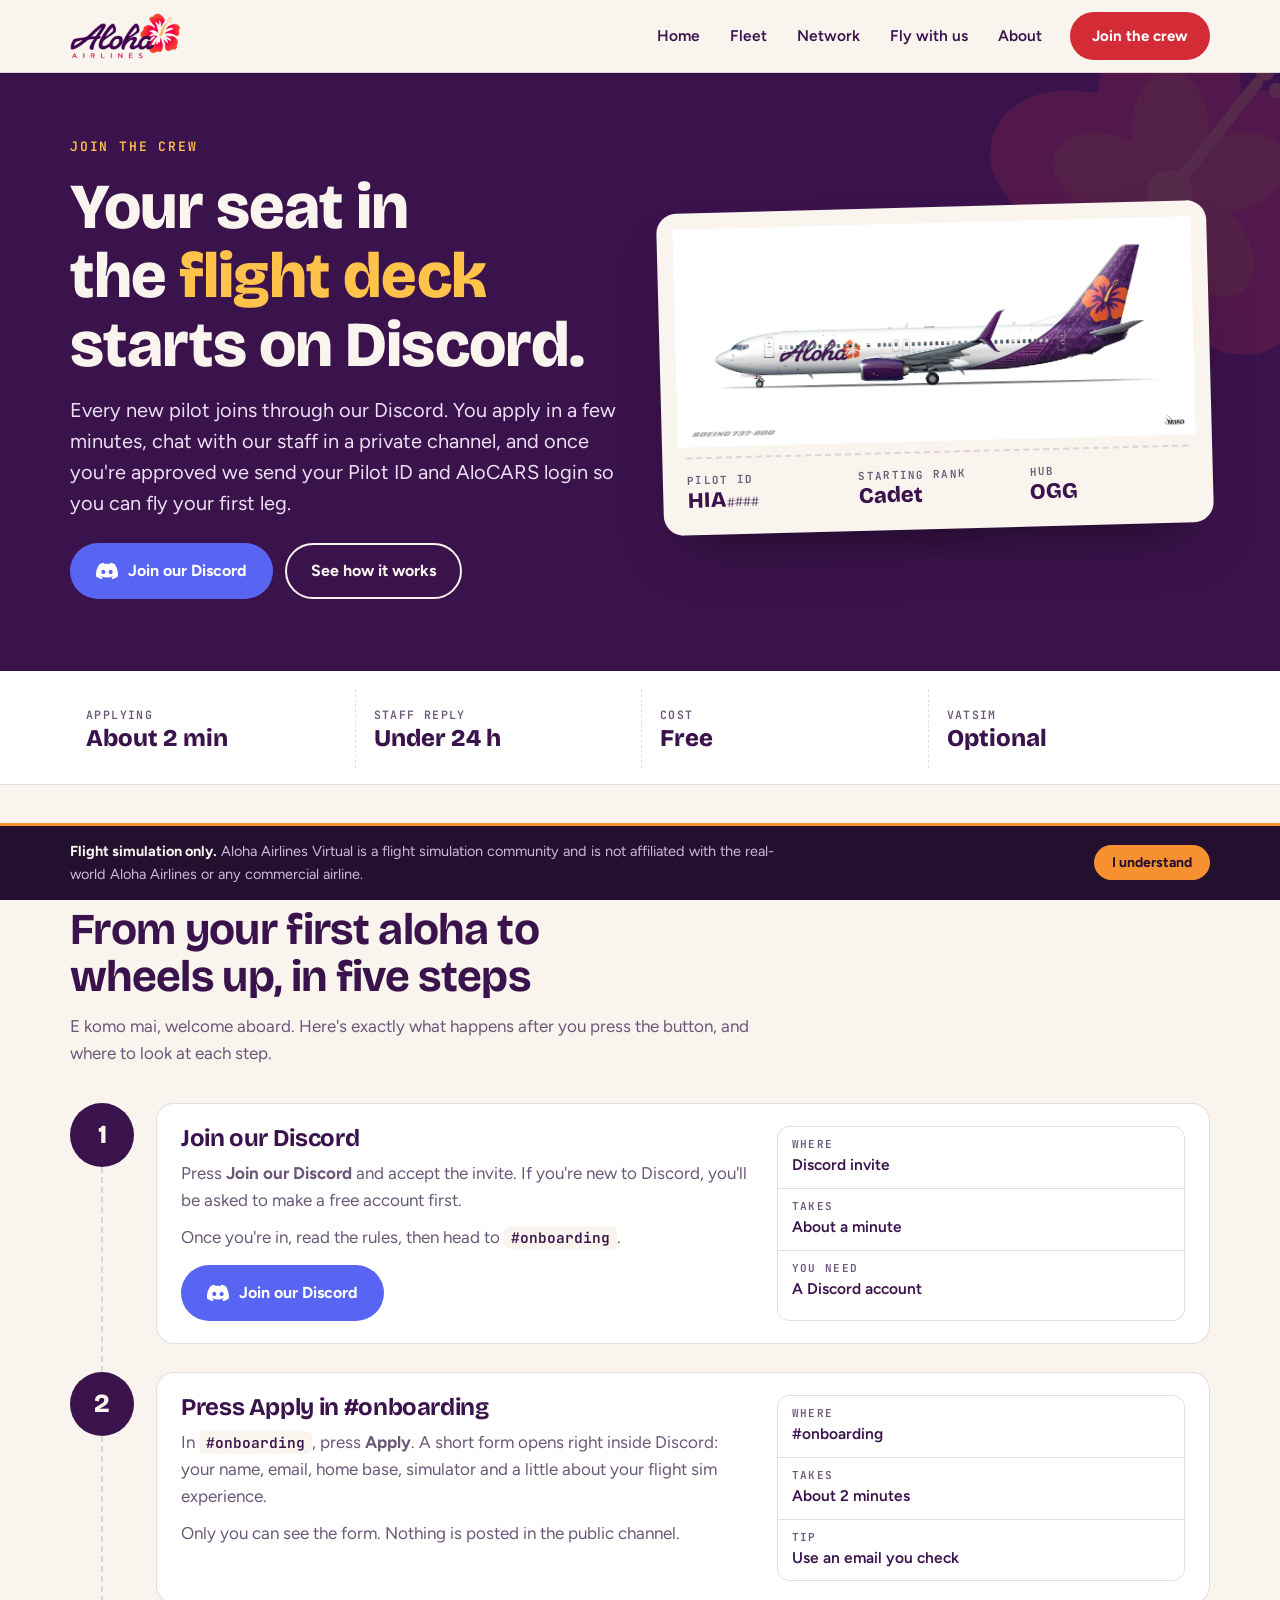
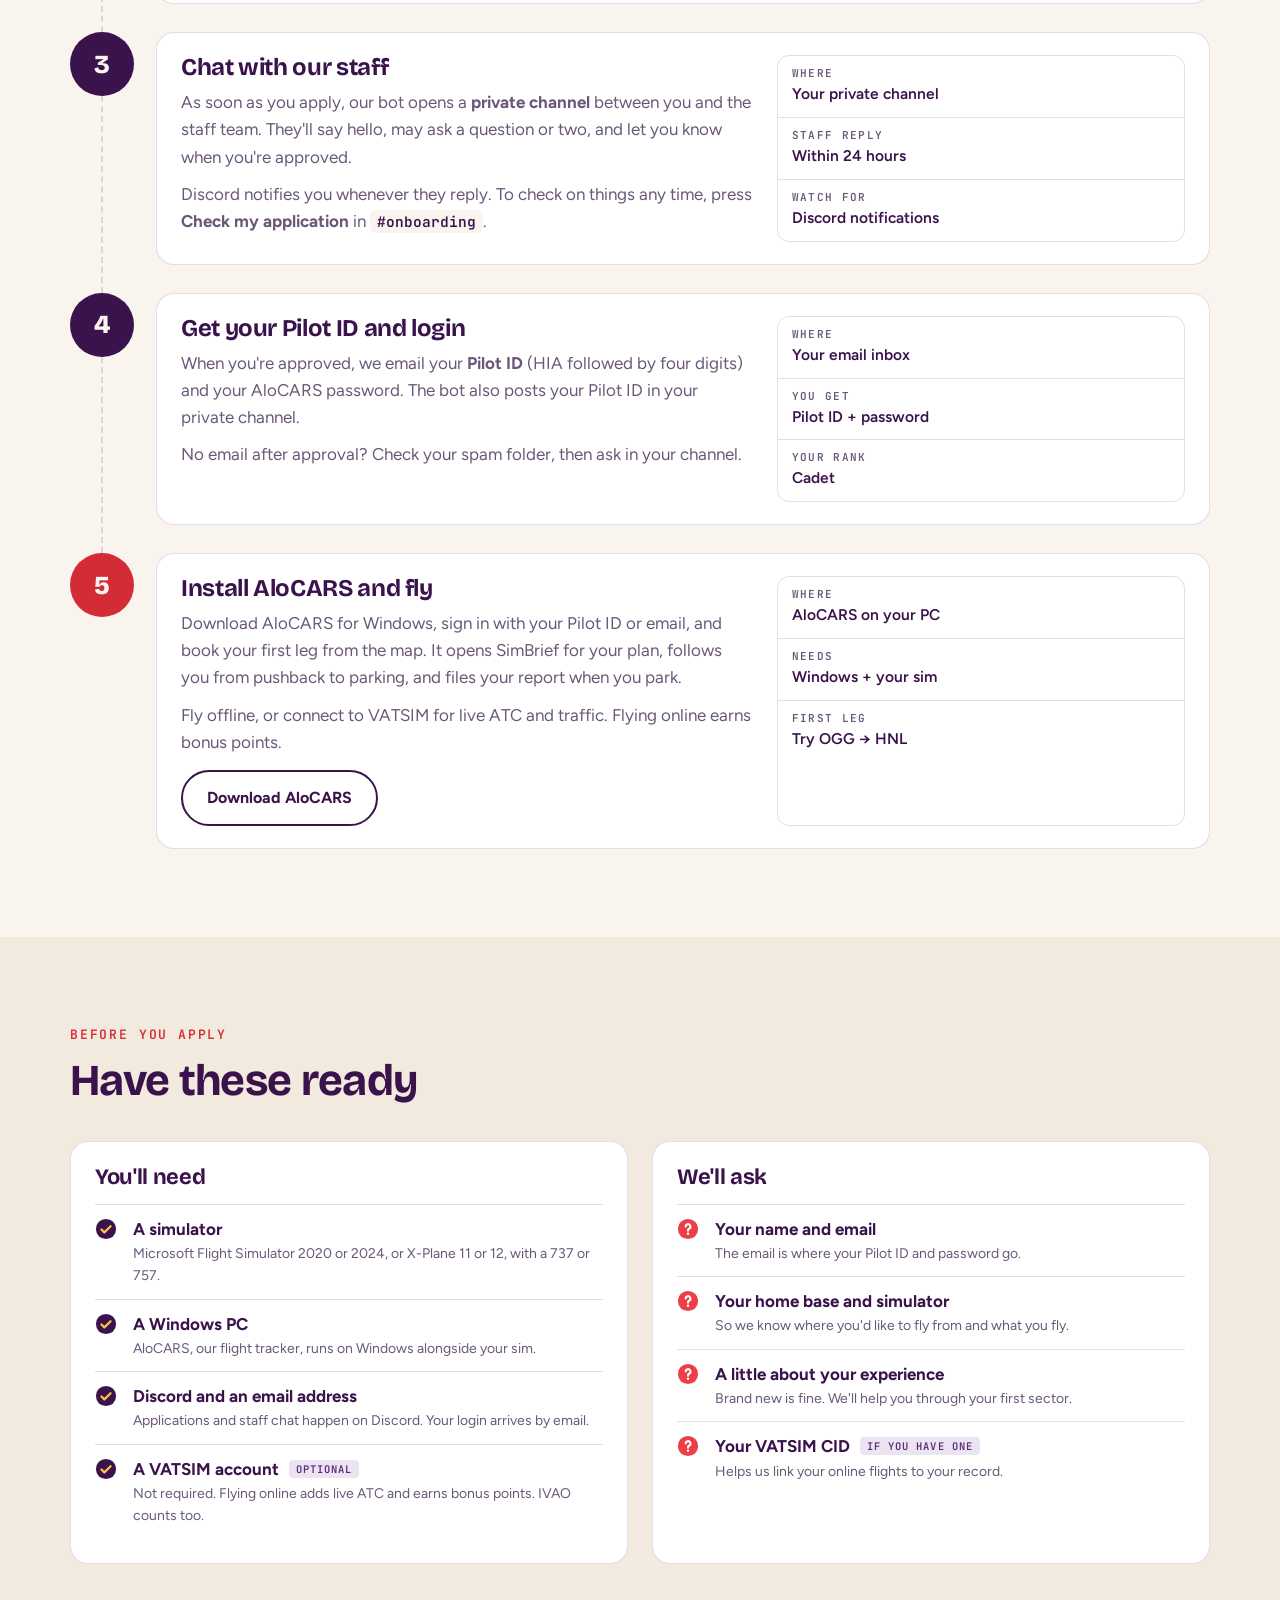
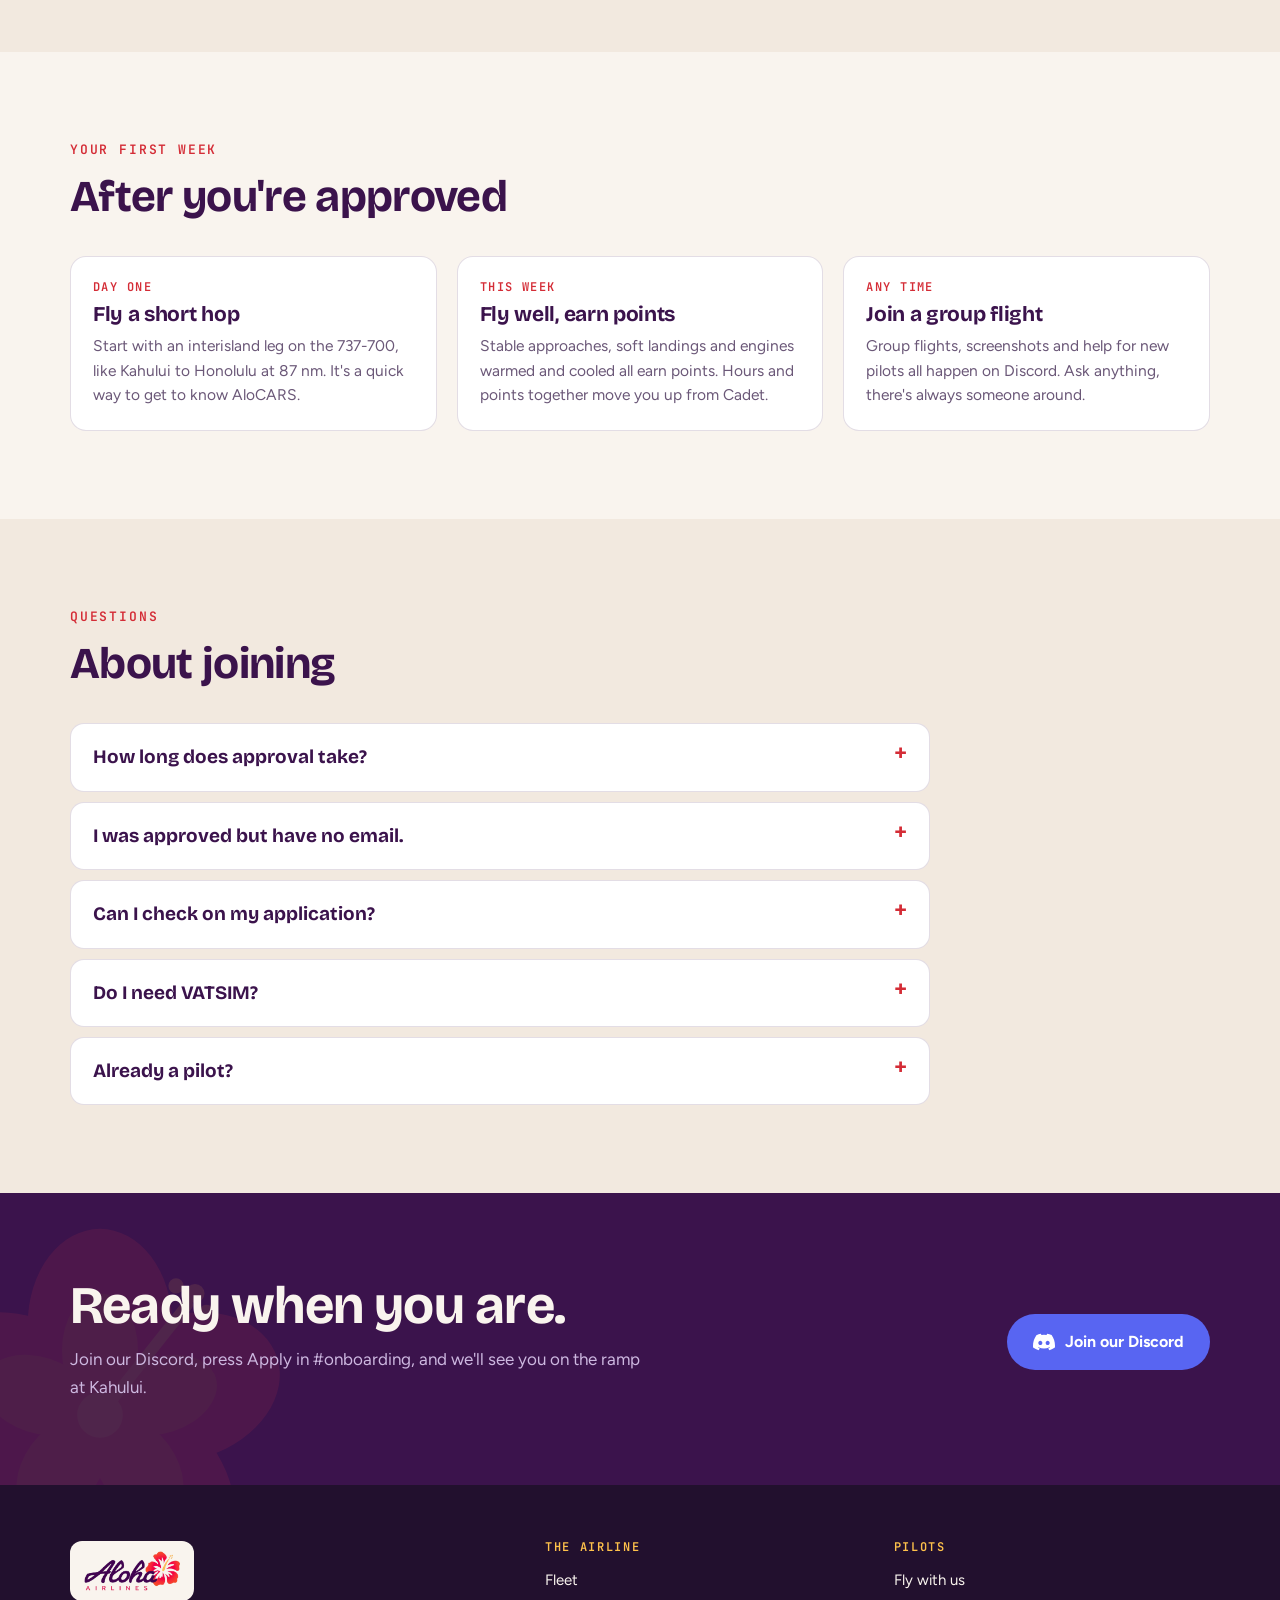
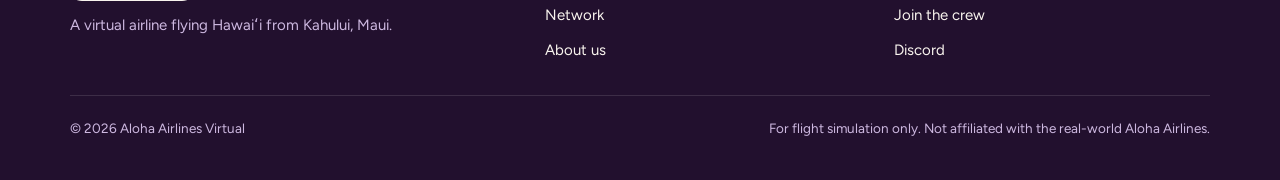
<file: join/index.html>
<!DOCTYPE html>
<html lang="en">
<head>
<meta charset="utf-8">
<title>Join Aloha Airlines Virtual</title>
<meta name="viewport" content="width=device-width, initial-scale=1">
<meta name="robots" content="noindex">
<link rel="canonical" href="https://flyalohava.com/#join">
<meta http-equiv="refresh" content="0; url=../#join">
<script>location.replace('../#join');</script>
</head>
<body style="font-family:system-ui,sans-serif;background:#f9f4ee;color:#3b134c;padding:40px">
<p>The joining page has moved. <a href="../#join">Continue to Join the crew</a>.</p>
</body>
</html>
</file>
